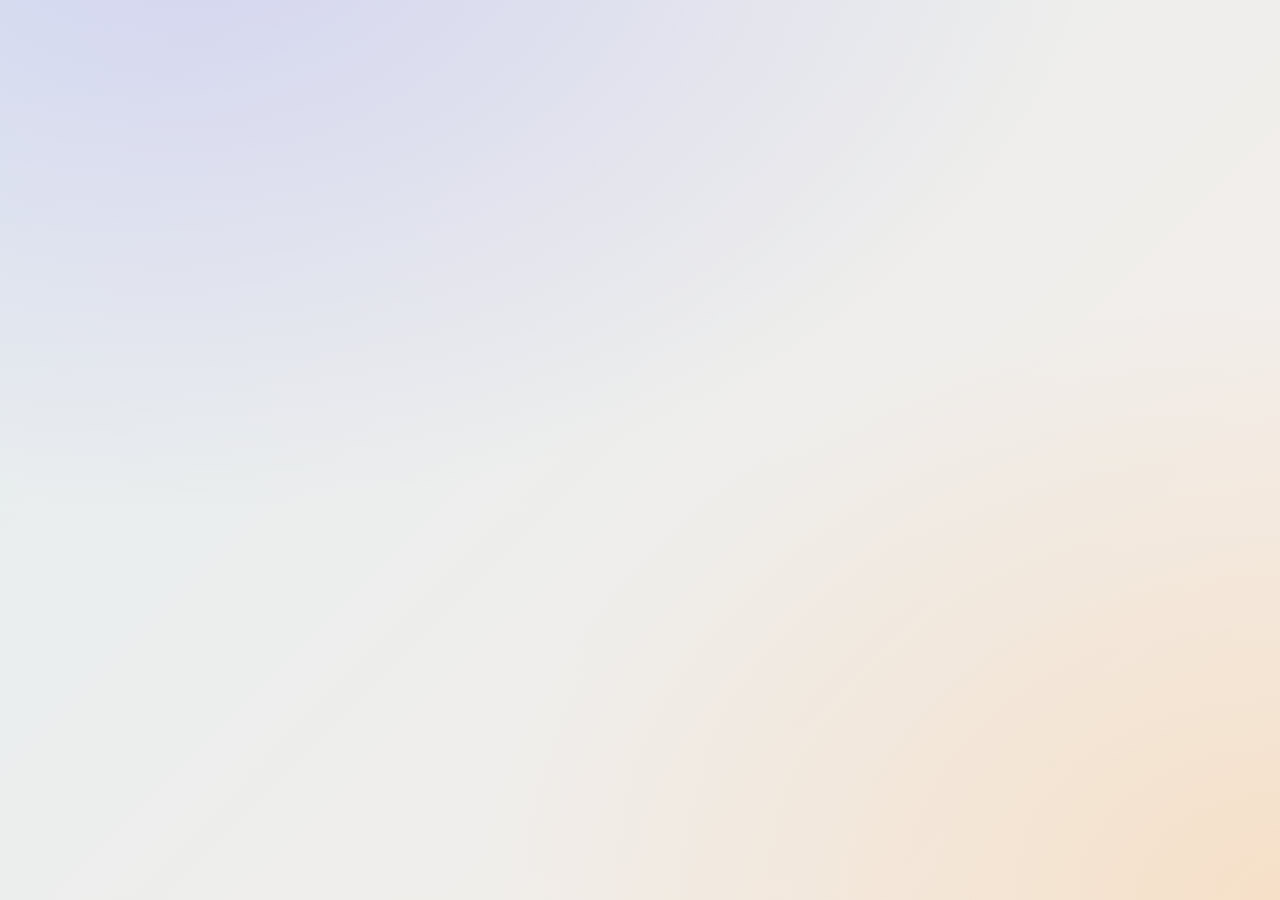
<file: index.html>
<!doctype html>
<html lang="en" data-theme="light">
<head>
<meta charset="utf-8">
<meta name="viewport" content="width=device-width,initial-scale=1">
<title>Easy Rewards</title>
<link rel="stylesheet" href="style.css">
</head>
<body>
<div id="app"></div>
<script src="app.js"></script>
</body>
</html>
</file>
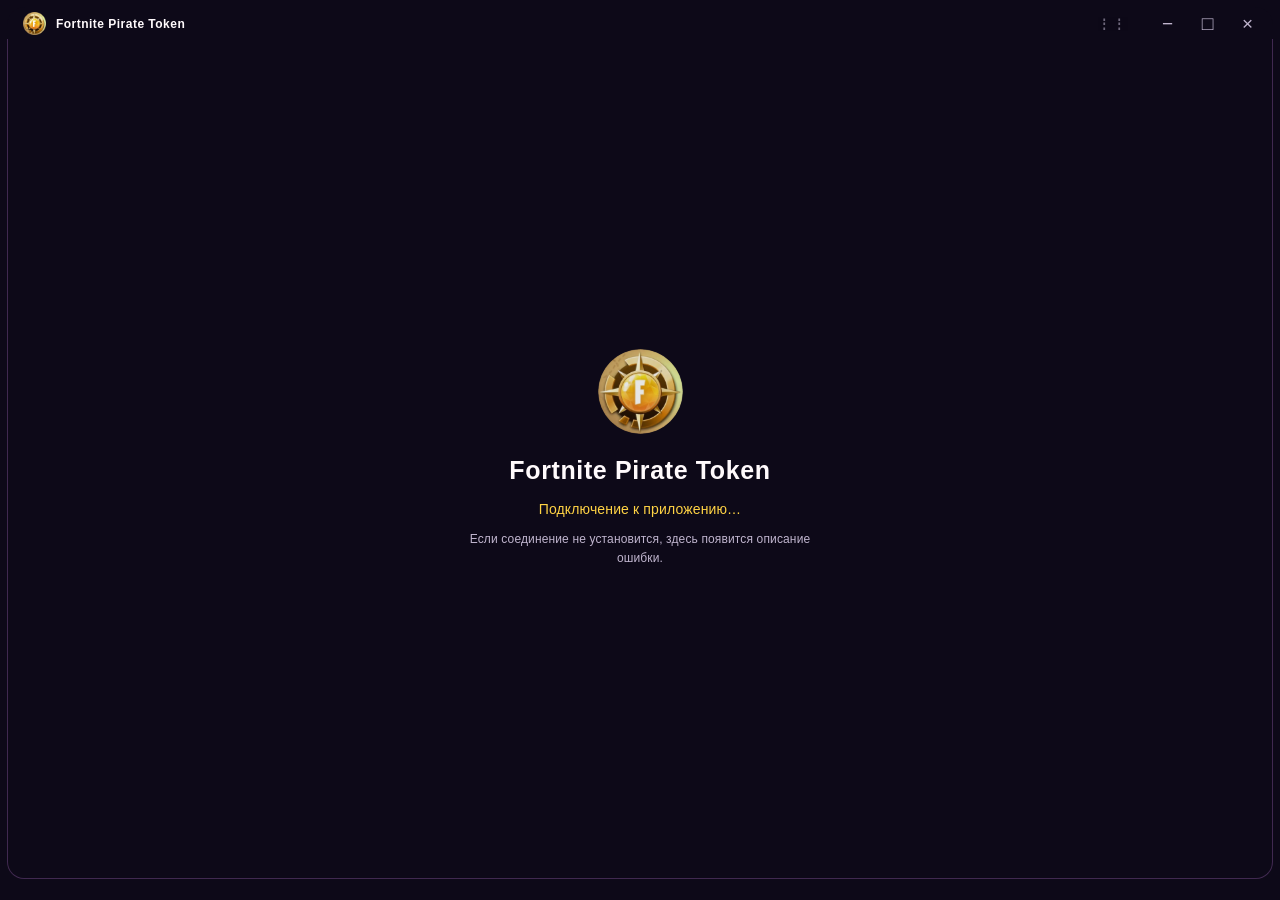
<file: ui/index.html>
<!doctype html>
<html lang="ru" data-theme="dark">
<head>
<meta charset="utf-8">
<meta name="viewport" content="width=device-width,initial-scale=1">
<title>Fortnite Pirate Token</title>
<meta name="theme-color" content="#0d0d0d">
<link rel="icon" type="image/png" href="pirate_token.png">
<link rel="stylesheet" href="style.css">
<link rel="stylesheet" href="gold_ui.css">
<link rel="stylesheet" href="skinpay.css">
<link rel="stylesheet" href="approved_v2.css">
</head>
<body>
<div id="window-bar" class="window-bar">
  <div class="window-drag pywebview-drag-region" title="Перетащить окно">
    <img src="pirate_token.png" alt="" class="window-logo">
    <span class="launcher-wordmark">Fortnite Pirate Token</span>
    <span class="window-drag-hint">⋮⋮</span>
  </div>
  <div class="window-actions">
    <button type="button" data-window="minimize" title="Свернуть" aria-label="Свернуть">−</button>
    <button type="button" data-window="maximize" title="Развернуть" aria-label="Развернуть">□</button>
    <button type="button" data-window="close" class="close" title="Закрыть" aria-label="Закрыть">×</button>
  </div>
</div>
<div id="app" aria-live="polite"><div id="boot-screen" class="boot-screen">
 <img src="pirate_token.png" alt="" class="boot-logo">
 <strong class="launcher-wordmark">Fortnite Pirate Token</strong><span>Подключение к приложению…</span>
 <small>Если соединение не установится, здесь появится описание ошибки.</small>
</div></div>
<script>
if (new URLSearchParams(location.search).has('mini')) document.body.classList.add('mini');
window.easyRewardsBootError = function(message) {
  var app = document.getElementById('app');
  if (!app || document.getElementById('running-interface')) return;
  var box = document.createElement('div');
  box.className = 'boot-screen boot-error';
  var title = document.createElement('strong'); title.textContent = 'Ошибка интерфейса';
  var desc = document.createElement('span'); desc.textContent = String(message || 'Неизвестная ошибка');
  var hint = document.createElement('small'); hint.textContent = 'Запусти run-classic.bat для резервного интерфейса или пришли этот текст ошибки.';
  box.append(title, desc, hint);
  app.replaceChildren(box);
};
window.addEventListener('error', function(e) {
  if (!document.getElementById('running-interface')) window.easyRewardsBootError(e.message || 'Ошибка загрузки JavaScript');
});
window.addEventListener('unhandledrejection', function(e) {
  if (!document.getElementById('running-interface')) window.easyRewardsBootError(e.reason && e.reason.message || e.reason || 'Ошибка Python API');
});
</script>
<script src="app.js"></script>
<script src="skinpay.js"></script>
<script src="gold_ui.js"></script>
</body>
</html>
</file>
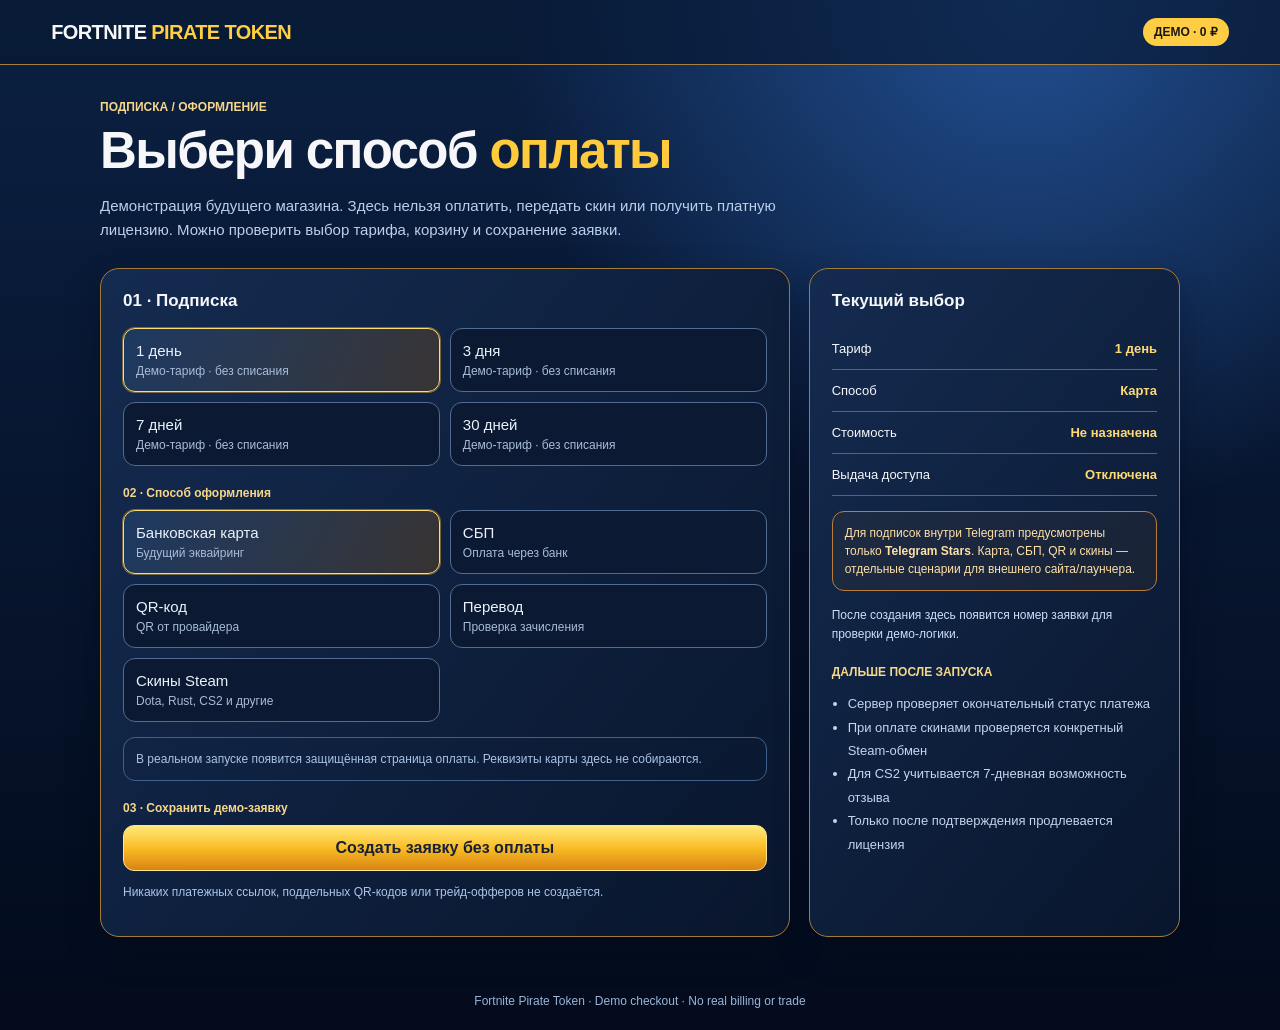
<file: merchant_service/demo_checkout.html>
<!doctype html><html lang="ru"><head><meta charset="utf-8"><meta name="viewport" content="width=device-width,initial-scale=1"><title>Fortnite Pirate Token — демо подписки</title>
<style>
:root{color-scheme:dark;font-family:Bahnschrift,'Segoe UI',Arial,sans-serif;background:#051123;color:#f7f7fa;font-size:15px}*{box-sizing:border-box}body{margin:0;min-height:100vh;background:radial-gradient(ellipse at 80% 0,#224f91 0,transparent 36%),linear-gradient(180deg,#0b2042,#030b1c)}header{display:flex;justify-content:space-between;align-items:center;padding:18px clamp(18px,4vw,65px);border-bottom:1px solid #a98041;background:#071831a8}.logo{font-size:20px;font-weight:900;letter-spacing:-.6px}.logo em{font-style:normal;color:#ffce45}.demo{font-size:12px;color:#1b1710;background:#ffcd43;border-radius:30px;font-weight:850;padding:7px 11px}.wrap{max-width:1120px;margin:35px auto;padding:0 20px}h1{font-size:clamp(30px,5vw,51px);line-height:1.07;letter-spacing:-1.6px;margin:9px 0}h1 span{color:#ffca3b}.lead{color:#bad0ea;font-size:15px;max-width:700px;line-height:1.6;margin-bottom:26px}.panels{display:grid;grid-template-columns:minmax(0,1.3fr) minmax(280px,.7fr);gap:19px}.panel{border:1px solid #a47c39;background:linear-gradient(130deg,#142b50,#09162d);padding:22px;border-radius:19px;box-shadow:0 15px 35px #02071455}h2{font-size:17px;margin:0 0 17px}.plans,.methods{display:grid;grid-template-columns:repeat(2,minmax(0,1fr));gap:10px}.choice{border:1px solid #526b91;background:#0b1a32;color:#ebf2fa;padding:13px 12px;text-align:left;border-radius:12px;cursor:pointer;font:inherit;min-height:64px}.choice span{display:block;font-size:12px;color:#a8bbd8;margin-top:5px}.choice.on{border-color:#ffdd6e;background:linear-gradient(115deg,#1d3961,#6c491f70);box-shadow:0 0 0 1px #ffbc2a70}.step{font-size:12px;color:#f6d789;font-weight:bold;margin:20px 0 10px}.hint,.warn{padding:12px;border:1px solid #40618b;border-radius:12px;color:#a9c3e5;line-height:1.5;font-size:12px;margin:15px 0}.warn{border-color:#ba7c38;background:#7750271d;color:#ffe0a7}.wide{width:100%;padding:13px;border:1px solid #fce68e;border-radius:11px;background:linear-gradient(#ffe879,#f9bd25,#d98413);color:#172036;font-size:16px;font-weight:900;cursor:pointer}.wide:disabled{opacity:.5}.sub{color:#abc5e9;font-size:12px;line-height:1.6}input,select{background:#0b1931;color:white;border:1px solid #49668b;border-radius:8px;padding:11px;width:100%;font:inherit}label{display:block;margin:7px 0 8px;color:#bdd1ec;font-size:12px}.line{display:grid;grid-template-columns:1.5fr 1fr auto;gap:8px;align-items:end}.secondary{background:#173d6d;border:1px solid #82a4ca;padding:11px 12px;border-radius:9px;color:white;cursor:pointer}.basket{font-size:12px;color:#ebd6a5;line-height:1.5;min-height:35px;white-space:pre-line}.kv{display:flex;justify-content:space-between;border-bottom:1px solid #526588;padding:13px 0;font-size:13px}.kv b{color:#ffda73}.order{font-size:12px;word-break:break-word;color:#cbdff7;line-height:1.65}.order strong{color:#ffda62}.order-id{font-family:Consolas,monospace;font-size:17px;color:#ffcf5c}footer{padding:22px 20px;color:#9ab4d8;font-size:12px;text-align:center}ul{padding-left:16px;line-height:1.8;color:#c4d5ee;font-size:13px}@media(max-width:760px){.panels{grid-template-columns:1fr}.plans,.methods{grid-template-columns:1fr 1fr}.line{grid-template-columns:1fr 1fr}.line button{grid-column:1/-1}}
</style></head><body>
<header><div class="logo">FORTNITE <em>PIRATE TOKEN</em></div><span class="demo">ДЕМО · 0 ₽</span></header>
<main class="wrap"><div class="step">ПОДПИСКА / ОФОРМЛЕНИЕ</div><h1>Выбери способ <span>оплаты</span></h1><p class="lead">Демонстрация будущего магазина. Здесь нельзя оплатить, передать скин или получить платную лицензию. Можно проверить выбор тарифа, корзину и сохранение заявки.</p>
<div class="panels"><section class="panel"><h2>01 · Подписка</h2><div class="plans" id="plans"><button class="choice on" data-plan="day">1 день<span>Демо-тариф · без списания</span></button><button class="choice" data-plan="three_days">3 дня<span>Демо-тариф · без списания</span></button><button class="choice" data-plan="week">7 дней<span>Демо-тариф · без списания</span></button><button class="choice" data-plan="month">30 дней<span>Демо-тариф · без списания</span></button></div>
<div class="step">02 · Способ оформления</div><div class="methods" id="methods"><button class="choice on" data-method="card">Банковская карта<span>Будущий эквайринг</span></button><button class="choice" data-method="sbp">СБП<span>Оплата через банк</span></button><button class="choice" data-method="qr">QR-код<span>QR от провайдера</span></button><button class="choice" data-method="bank_transfer">Перевод<span>Проверка зачисления</span></button><button class="choice" data-method="steam_items">Скины Steam<span>Dota, Rust, CS2 и другие</span></button></div>
<div class="hint" id="method-hint">В реальном запуске появится защищённая страница оплаты. Реквизиты карты здесь не собираются.</div>
<div id="skins" hidden><label>Игра</label><select id="game"><option value="dota2">Dota 2</option><option value="rust">Rust</option><option value="cs2">Counter-Strike 2 · 7 дней защиты обмена</option><option value="tf2">Team Fortress 2</option><option value="pubg">PUBG</option><option value="dst">Don't Starve Together</option><option value="naraka">NARAKA: BLADEPOINT</option></select><p class="warn">Предметы и их оценки вводятся вручную, не связаны с Steam и не являются ценой с рынка. Не отправляй реальные скины.</p><div class="line"><label>Название скина<input id="skinname" placeholder="Например, предмет Dota 2" maxlength="100"></label><label>Оценка ₽<input id="skinprice" type="number" placeholder="100" min="0.01" max="1000000" step="0.01"></label><button class="secondary" id="addskin">Добавить</button></div><div class="basket" id="basket"></div></div>
<div class="step">03 · Сохранить демо-заявку</div><button class="wide" id="create">Создать заявку без оплаты</button><p class="sub">Никаких платежных ссылок, поддельных QR-кодов или трейд-офферов не создаётся.</p></section>
<aside class="panel"><h2>Текущий выбор</h2><div class="kv"><span>Тариф</span><b id="chosen-plan">1 день</b></div><div class="kv"><span>Способ</span><b id="chosen-method">Карта</b></div><div class="kv"><span>Стоимость</span><b>Не назначена</b></div><div class="kv"><span>Выдача доступа</span><b>Отключена</b></div><p class="warn">Для подписок внутри Telegram предусмотрены только <strong>Telegram Stars</strong>. Карта, СБП, QR и скины — отдельные сценарии для внешнего сайта/лаунчера.</p><div id="order" class="order">После создания здесь появится номер заявки для проверки демо-логики.</div><div class="step">ДАЛЬШЕ ПОСЛЕ ЗАПУСКА</div><ul><li>Сервер проверяет окончательный статус платежа</li><li>При оплате скинами проверяется конкретный Steam-обмен</li><li>Для CS2 учитывается 7-дневная возможность отзыва</li><li>Только после подтверждения продлевается лицензия</li></ul></aside></div></main><footer>Fortnite Pirate Token · Demo checkout · No real billing or trade</footer>
<script src="demo_checkout.js"></script></body></html>
</file>
<file: style.css>
:root{--bg1:#e4edf0;--bg2:#f7eee8;--ink:#2b2a3a;--mute:#7b7a8e;--card:rgba(255,255,255,.62);--line:rgba(60,50,90,.10);
--acc:#f0ad55;--acc2:#8f7cf0;--ok:#4cbf8b;--bad:#e8706a;--shadow:0 10px 30px rgba(90,80,130,.12);--field:rgba(255,255,255,.7)}
:root[data-theme=dark]{--bg1:#14111d;--bg2:#1c1731;--ink:#eeeaf8;--mute:#9a95b3;--card:rgba(255,255,255,.055);--line:rgba(255,255,255,.09);
--acc:#f6c177;--acc2:#9b8cff;--shadow:0 10px 34px rgba(0,0,0,.35);--field:rgba(255,255,255,.07)}
*{box-sizing:border-box}
html,body{margin:0;height:100%}
body{font:14px/1.45 "Segoe UI",system-ui,sans-serif;color:var(--ink);background:radial-gradient(900px 600px at 15% -10%,color-mix(in srgb,var(--acc2) 22%,transparent),transparent),radial-gradient(800px 600px at 100% 100%,color-mix(in srgb,var(--acc) 22%,transparent),transparent),linear-gradient(135deg,var(--bg1),var(--bg2));background-attachment:fixed}
button,input,select{font:inherit;color:inherit}
#app{display:flex;height:100vh}
.rail{width:190px;padding:18px 12px;display:flex;flex-direction:column;gap:4px;border-right:1px solid var(--line);background:var(--card);backdrop-filter:blur(18px)}
.brand{display:flex;align-items:center;gap:10px;padding:2px 8px 16px;font-weight:700;font-size:16px}
.brand img{width:34px;height:34px;border-radius:10px}
.nav{display:flex;align-items:center;gap:10px;padding:10px 12px;border:0;background:none;border-radius:12px;cursor:pointer;text-align:left;color:var(--mute);transition:.2s}
.nav:hover{background:var(--field);color:var(--ink)}
.nav.on{background:linear-gradient(135deg,color-mix(in srgb,var(--acc) 30%,transparent),color-mix(in srgb,var(--acc2) 26%,transparent));color:var(--ink);font-weight:600;box-shadow:0 0 0 1px var(--line)}
.nav i{font-style:normal;width:18px;text-align:center}
.ver{margin-top:auto;font-size:12px;color:var(--mute);padding:8px}
.main{flex:1;display:flex;flex-direction:column;min-width:0}
.top{display:flex;align-items:center;gap:12px;padding:14px 26px}
.top h1{font-size:20px;margin:0;flex:1}
.top p{margin:0;color:var(--mute);font-size:13px}
.badge{padding:5px 12px;border-radius:99px;background:var(--card);border:1px solid var(--line);font-size:12px;color:var(--mute)}
.seg{display:inline-flex;padding:3px;border-radius:99px;background:var(--field);border:1px solid var(--line)}
.seg button{border:0;background:none;padding:4px 11px;border-radius:99px;cursor:pointer;font-size:12px;color:var(--mute)}
.seg button.on{background:var(--acc);color:#2b2a3a;font-weight:700}
.icon{width:34px;height:34px;border-radius:50%;border:1px solid var(--line);background:var(--card);cursor:pointer}
.page{padding:0 26px 26px;overflow:auto;flex:1}
.grid{display:grid;gap:16px}
.g2{grid-template-columns:1.15fr 1fr}.g3{grid-template-columns:repeat(3,1fr)}.g4{grid-template-columns:repeat(4,1fr)}
@media(max-width:980px){.g2,.g3,.g4{grid-template-columns:1fr 1fr}.rail{width:70px}.nav span,.brand span,.ver{display:none}}
.card{background:var(--card);border:1px solid var(--line);border-radius:20px;padding:18px;box-shadow:var(--shadow);backdrop-filter:blur(18px)}
.card h3{margin:0 0 10px;font-size:14px;color:var(--mute);font-weight:600;letter-spacing:.02em}
.hero{display:flex;align-items:center;gap:26px}
.ring{width:132px;height:132px;border-radius:50%;padding:5px;flex:none;background:conic-gradient(from 200deg,var(--acc),var(--acc2),var(--acc));box-shadow:0 0 32px color-mix(in srgb,var(--acc) 45%,transparent)}
.ring.run{animation:spin 6s linear infinite;box-shadow:0 0 42px color-mix(in srgb,var(--acc2) 55%,transparent)}
@keyframes spin{to{filter:hue-rotate(40deg)}}
.ring button{width:100%;height:100%;border-radius:50%;border:0;cursor:pointer;background:var(--bg1);font-size:19px;font-weight:700;color:var(--ink)}
.pill{display:inline-flex;align-items:center;gap:8px;padding:6px 14px;border-radius:99px;border:1.5px solid transparent;background:linear-gradient(var(--bg1),var(--bg1)) padding-box,linear-gradient(120deg,var(--acc),var(--acc2),var(--ok)) border-box;font-size:13px}
.dot{width:8px;height:8px;border-radius:50%;background:var(--mute)}.dot.on{background:var(--ok);box-shadow:0 0 8px var(--ok)}
.row{display:flex;gap:10px;align-items:center;flex-wrap:wrap}
.btn{padding:8px 16px;border-radius:12px;border:1px solid var(--line);background:var(--field);cursor:pointer;transition:.15s}
.btn:hover{transform:translateY(-1px);border-color:var(--acc)}
.btn.pri{background:linear-gradient(135deg,var(--acc),color-mix(in srgb,var(--acc) 60%,var(--acc2)));color:#2b2a3a;font-weight:700;border:0}
.btn.sm{padding:4px 11px;font-size:12px}.btn.warn:hover{border-color:var(--bad);color:var(--bad)}
.stat b{display:block;font-size:26px}.stat span{color:var(--mute);font-size:12px}
.bars{display:flex;align-items:flex-end;gap:8px;height:84px}
.bars div{flex:1;border-radius:8px 8px 3px 3px;background:linear-gradient(var(--acc2),var(--acc));min-height:4px;opacity:.9}
.log{font:12px ui-monospace,Consolas,monospace;color:var(--mute);max-height:150px;overflow:auto}
.field{display:flex;align-items:center;justify-content:space-between;gap:14px;padding:9px 0;border-bottom:1px solid var(--line)}
.field:last-child{border:0}
.field input[type=text],.field input[type=number],.field input[type=url],.field input[type=datetime-local],.field select,.in{background:var(--field);border:1px solid var(--line);border-radius:10px;padding:6px 10px;min-width:0;width:190px;outline:none}
.in{width:100%}.in:focus,.field input:focus{border-color:var(--acc)}
input[type=range]{accent-color:var(--acc);width:170px}
.tog{width:44px;height:25px;border-radius:99px;background:var(--field);border:1px solid var(--line);position:relative;cursor:pointer;flex:none;transition:.2s}
.tog::after{content:"";position:absolute;top:2px;left:2px;width:19px;height:19px;border-radius:50%;background:var(--mute);transition:.2s}
.tog.on{background:color-mix(in srgb,var(--acc) 50%,transparent);box-shadow:0 0 14px color-mix(in srgb,var(--acc) 55%,transparent)}
.tog.on::after{left:21px;background:var(--acc)}
.cnt{display:flex;flex-direction:column;gap:10px}
.cnt .val{font-size:38px;font-weight:700;line-height:1}
.prog{height:7px;border-radius:9px;background:var(--field);overflow:hidden}.prog i{display:block;height:100%;background:linear-gradient(90deg,var(--acc2),var(--acc));border-radius:9px}
.mute{color:var(--mute);font-size:12px}
.prize{display:flex;align-items:center;gap:10px;padding:8px 4px;border-bottom:1px solid var(--line)}
.prize.found span{text-decoration:line-through;color:var(--mute)}.prize span{flex:1}
.chk{width:20px;height:20px;border-radius:7px;border:1.5px solid var(--mute);cursor:pointer;display:grid;place-items:center;flex:none;font-size:12px}
.chk.on{background:var(--ok);border-color:var(--ok);color:#fff}
.tpl{display:flex;gap:14px;align-items:center;padding:10px 0;border-bottom:1px solid var(--line)}
.tpl img{max-width:120px;max-height:54px;border-radius:8px;border:1px solid var(--line);background:#000}
.role{padding:2px 10px;border-radius:99px;font-size:11px;background:var(--field);border:1px solid var(--line)}
.step{display:flex;gap:14px}.step .n{width:34px;height:34px;border-radius:50%;flex:none;display:grid;place-items:center;font-weight:700;background:linear-gradient(135deg,var(--acc),var(--acc2));color:#2b2a3a}
.step h4{margin:0 0 3px}.step p{margin:0 0 8px;color:var(--mute)}
details{padding:10px 0;border-bottom:1px solid var(--line)}summary{cursor:pointer;font-weight:600}details p{color:var(--mute);margin:8px 0 0}
.warnbox{padding:12px 14px;border-radius:14px;background:color-mix(in srgb,var(--bad) 14%,transparent);border:1px solid color-mix(in srgb,var(--bad) 35%,transparent);font-size:13px}
.todo{display:flex;gap:10px;align-items:center;padding:5px 0}
.overlay{position:fixed;inset:0;background:rgba(10,8,20,.7);z-index:9;display:flex;flex-direction:column;align-items:center;justify-content:center;gap:12px;padding:20px}
.shot{position:relative;max-width:92vw;max-height:70vh;cursor:crosshair;user-select:none}
.shot img{display:block;max-width:92vw;max-height:70vh;border-radius:10px}
.sel{position:absolute;border:2px solid var(--acc);background:rgba(246,193,119,.18);pointer-events:none}
.toast{position:fixed;bottom:22px;left:50%;transform:translateX(-50%);padding:9px 18px;border-radius:99px;background:var(--ink);color:var(--bg1);z-index:20;font-size:13px}
body.mini{background:var(--bg1)}body.mini #app{display:block}
.minibox{padding:10px;display:flex;flex-direction:column;gap:8px}
.minirow{display:flex;align-items:center;gap:8px;justify-content:space-between}
.minirow b{font-size:20px}
</file>
<file: ui/style.css>
/* Easy Rewards / Gold Edition. Pure CSS; no remote fonts or tracking assets. */
:root{color-scheme:dark;--bg1:#0c0d10;--bg2:#121316;--ink:#f2f0ec;--mute:#9f9b94;--card:#17191c;--line:rgba(207,179,119,.15);--acc:#c9aa72;--acc2:#8a7049;--ok:#a3bba1;--bad:#d48f84;--shadow:0 16px 38px rgba(0,0,0,.22);--field:#202125;--panel:#0d0e11;--accent-ink:#241a0d}
:root[data-theme=light]{color-scheme:light;--bg1:#f5f2eb;--bg2:#eae5dc;--ink:#27251f;--mute:#6f6a60;--card:#fffdf9;--line:rgba(131,99,52,.19);--acc:#b28c52;--acc2:#d6b981;--ok:#648c72;--bad:#b65c54;--shadow:0 14px 30px rgba(76,65,46,.08);--field:#f1ece4;--panel:#f5f2ed;--accent-ink:#1d160c}
*{box-sizing:border-box}
html,body{margin:0;width:100%;height:100%;}
body{font:14px/1.5 "Bahnschrift", "Segoe UI Variable", "Segoe UI",sans-serif;letter-spacing:.01em;color:var(--ink);background:radial-gradient(700px 360px at 70% -28%,rgba(190,149,78,.065),transparent),linear-gradient(136deg,var(--bg1),var(--bg2));background-attachment:fixed}
button,input,select{font:inherit;color:inherit}
button{touch-action:manipulation}
button:focus-visible,input:focus-visible,select:focus-visible{outline:2px solid var(--acc);outline-offset:3px}
#app{display:flex;height:100vh;min-height:500px;overflow:hidden}
.rail{width:231px;flex:none;padding:26px 14px 16px;display:flex;flex-direction:column;gap:6px;border-right:1px solid var(--line);background:linear-gradient(155deg,#17191c,var(--panel) 67%);box-shadow:inset -1px 0 rgba(255,255,255,.02)}
:root[data-theme=light] .rail{background:linear-gradient(155deg,#f0ebe1,var(--panel))}
.brand{display:flex;align-items:center;gap:12px;margin:0 0 37px;padding:0 10px;font-size:16px;font-weight:700;line-height:1.04;white-space:nowrap;letter-spacing:.025em}
.brand img{height:43px;width:43px;border-radius:12px;box-shadow:0 4px 24px rgba(188,150,81,.17);flex:none}
.brand b{font-size:17px;font-weight:750}
.brand em{font-size:17px;font-style:normal;color:var(--acc);font-weight:750}
.brand small{display:block;margin-top:7px;font-size:9px;font-weight:600;letter-spacing:.23em;color:var(--mute)}
.nav{width:100%;display:flex;align-items:center;gap:14px;padding:12px 14px;border:1px solid transparent;border-radius:14px;color:var(--mute);background:transparent;cursor:pointer;text-align:left;transition:background .18s,border-color .18s,color .18s}
.nav:hover{color:var(--ink);background:rgba(194,154,91,.06)}
.nav.on{color:var(--ink);background:linear-gradient(100deg,rgba(190,152,92,.16),rgba(190,152,92,.035));border-color:rgba(201,170,114,.22);font-weight:650}
.nav i{font-style:normal;width:21px;text-align:center;color:var(--acc);font-size:20px;line-height:1}
.nav span{font-size:13px}
.ver{margin-top:auto;padding:13px 12px 0;color:var(--mute);font-size:11px;letter-spacing:.08em;border-top:1px solid var(--line)}
.main{flex:1;display:flex;flex-direction:column;min-width:0;min-height:0}
.top{display:flex;align-items:center;gap:12px;padding:25px 36px 22px;border-bottom:1px solid var(--line);background:rgba(255,255,255,.015)}
.top-label{font-size:10px;letter-spacing:.19em;color:var(--mute);font-weight:700;white-space:nowrap}
.top-slash{padding:0 6px;color:var(--acc)}
.top h1{font-size:16px;font-weight:650;margin:0;flex:1;padding-left:17px;border-left:1px solid var(--line)}
.badge{padding:6px 12px;border-radius:99px;background:var(--field);border:1px solid var(--line);font-size:11px;color:var(--mute)}
.seg{display:inline-flex;padding:3px;border-radius:12px;background:var(--field);border:1px solid var(--line)}
.seg button{border:0;background:none;padding:5px 10px;border-radius:9px;cursor:pointer;font-size:11px;color:var(--mute)}
.seg button.on{background:var(--acc);color:var(--accent-ink);font-weight:750}
.icon{width:33px;height:33px;border-radius:11px;background:var(--card);border:1px solid var(--line);cursor:pointer;font-size:17px}
.icon:hover{border-color:var(--acc);color:var(--acc)}
.page{padding:28px 36px 38px;overflow:auto;flex:1;scrollbar-color:#5a4b36 transparent;scrollbar-width:thin}
.intro{margin-bottom:23px}
.eyebrow,.hero-eyebrow{color:var(--acc);font-size:10px;letter-spacing:.23em;font-weight:750;text-transform:uppercase}
.intro-head{display:flex;align-items:center;gap:22px;margin-top:6px;font-size:29px;line-height:1.2;font-weight:750;letter-spacing:-.02em}
.intro-line{width:70px;height:1px;background:linear-gradient(90deg,var(--acc),transparent)}
.grid{display:grid;gap:17px}
.g2{grid-template-columns:minmax(0,1.1fr) minmax(0,1fr)}
.g3{grid-template-columns:repeat(3,minmax(0,1fr))}
.g4{grid-template-columns:repeat(4,minmax(0,1fr))}
.card{min-width:0;background:linear-gradient(155deg,rgba(255,255,255,.016),transparent 75%),var(--card);border:1px solid var(--line);border-radius:23px;padding:22px;box-shadow:var(--shadow);position:relative}
.card h3{margin:0 0 14px;font-size:11px;letter-spacing:.13em;color:var(--mute);font-weight:750;text-transform:uppercase}
.hero{display:flex;align-items:center;gap:22px;min-height:233px;padding:43px 24px 28px}
.hero-eyebrow{position:absolute;top:20px;left:24px;color:var(--mute);font-size:10px}
.ring{flex:none;width:151px;height:151px;padding:5px;border-radius:28px;background:conic-gradient(from 0deg,#8a7049,#f0d49b,#a47e49,#d1af78,#8a7049);box-shadow:0 0 0 1px rgba(225,187,115,.1),0 0 43px rgba(188,152,82,.13)}
.ring.run{box-shadow:0 0 0 1px rgba(225,187,115,.18),0 0 35px rgba(188,152,82,.24)}
.ring button{width:100%;height:100%;border-radius:23px;border:6px solid var(--card);cursor:pointer;background:radial-gradient(circle at 50% 30%,#26221b,#0b0d10 75%);font-size:19px;font-weight:750;color:#e5d4b7;letter-spacing:.02em}
.ring button:hover{color:#fff0d3;background:radial-gradient(circle at 50% 30%,#393024,#111213 78%)}
.pill{display:inline-flex;align-items:center;gap:10px;padding:7px 12px;border-radius:13px;border:1px solid var(--line);background:var(--field);font-size:12px;color:var(--ink)}
.dot{width:8px;height:8px;border-radius:50%;background:var(--mute)}
.dot.on{background:var(--ok);box-shadow:0 0 0 4px rgba(151,184,148,.08)}
.row{display:flex;gap:10px;align-items:center;flex-wrap:wrap}
.btn{padding:9px 17px;border-radius:12px;border:1px solid var(--line);background:var(--field);cursor:pointer;transition:border-color .15s,transform .15s,background .15s}
.btn:hover{transform:translateY(-1px);border-color:var(--acc);background:rgba(201,170,114,.10)}
.btn.pri{background:linear-gradient(135deg,#ecd2a2,var(--acc) 45%,#ae874b);color:var(--accent-ink);font-weight:750;border-color:transparent;box-shadow:inset 0 1px rgba(255,255,255,.25)}
.btn.pri:hover{background:linear-gradient(135deg,#f4dcab,#c9a66e)}
.btn.sm{padding:6px 12px;font-size:12px}
.btn.warn:hover{color:var(--bad);border-color:var(--bad)}
.stats-card{min-height:233px}
.stat{padding:7px 0 9px;border-top:1px solid var(--line)}
.stat b{display:block;font-size:23px;line-height:1.6;font-weight:700;font-variant-numeric:tabular-nums;letter-spacing:-.03em}
.stat span{color:var(--mute);font-size:11px}
.bars{display:flex;align-items:flex-end;gap:8px;height:62px}
.bars div{flex:1;min-height:4px;border-radius:7px 7px 2px 2px;background:linear-gradient(#d3b17a,#806642);opacity:.85}
.reward-card{min-height:210px;overflow:hidden}
.reward-art{position:absolute;top:-42px;right:15px;font-size:160px;line-height:1;color:var(--acc);opacity:.09;pointer-events:none}
.reward-numbers{display:flex;gap:40px;padding-top:18px}
.reward-numbers>div{display:flex;flex-direction:column;gap:7px}
.reward-numbers span{font-size:10px;letter-spacing:.17em;color:var(--mute)}
.reward-numbers strong{font-size:42px;line-height:1;color:var(--acc);font-variant-numeric:tabular-nums;font-weight:650}
.reward-card .mute{max-width:360px;line-height:1.5;margin:18px 0 11px}
.log{font:12px/1.8 ui-monospace,Consolas,monospace;color:var(--mute);max-height:150px;overflow:auto}
.field{display:flex;align-items:center;justify-content:space-between;gap:13px;padding:12px 0;border-bottom:1px solid var(--line)}
.field:last-child{border:0}
.field>span{max-width:52%}
.field input[type=text],.field input[type=number],.field input[type=url],.field input[type=datetime-local],.field select,.in{background:var(--field);border:1px solid var(--line);border-radius:11px;padding:8px 11px;min-width:0;width:190px;outline:none}
.in{width:100%}
.in:focus,.field input:focus,.field select:focus{border-color:var(--acc)}
input[type=range]{accent-color:var(--acc);width:170px}
.tog{width:45px;height:26px;border-radius:99px;background:var(--field);border:1px solid var(--line);position:relative;cursor:pointer;flex:none;transition:.2s}
.tog::after{content:"";position:absolute;top:3px;left:3px;width:18px;height:18px;border-radius:50%;background:var(--mute);transition:.2s}
.tog.on{background:rgba(201,170,114,.17);border-color:var(--acc)}
.tog.on::after{left:22px;background:var(--acc)}
.cnt{display:flex;flex-direction:column;gap:10px}
.cnt .val{font-size:38px;font-weight:750;line-height:1}
.prog{height:7px;border-radius:9px;background:var(--field);overflow:hidden}
.prog i{display:block;height:100%;background:linear-gradient(90deg,var(--acc2),var(--acc));border-radius:9px}
.mute{color:var(--mute);font-size:12px}
.prize{display:flex;align-items:center;gap:10px;padding:9px 3px;border-bottom:1px solid var(--line)}
.prize span{flex:1}
.prize.found span{text-decoration:line-through;color:var(--mute)}
.chk{width:20px;height:20px;border-radius:7px;border:1.5px solid var(--mute);cursor:pointer;display:grid;place-items:center;flex:none;font-size:12px}
.chk.on{background:var(--ok);border-color:var(--ok);color:var(--accent-ink)}
.tpl{display:flex;gap:14px;align-items:center;padding:11px 0;border-bottom:1px solid var(--line)}
.tpl img{max-width:120px;max-height:54px;border-radius:8px;border:1px solid var(--line);background:#000}
.role{padding:3px 10px;border-radius:99px;font-size:11px;background:var(--field);border:1px solid var(--line);white-space:nowrap}
.step{display:flex;gap:14px}
.step .n{width:34px;height:34px;border-radius:50%;flex:none;display:grid;place-items:center;font-weight:750;background:linear-gradient(135deg,#ead3a3,var(--acc));color:var(--accent-ink)}
.step h4{margin:0 0 3px}.step p{margin:0 0 8px;color:var(--mute)}
details{padding:10px 0;border-bottom:1px solid var(--line)}
summary{cursor:pointer;font-weight:600}
details p{color:var(--mute);margin:8px 0 0}
.warnbox{padding:12px 14px;border-radius:14px;background:rgba(167,112,90,.1);border:1px solid rgba(167,112,90,.25);font-size:13px}
.todo{display:flex;gap:10px;align-items:center;padding:5px 0}
.overlay{position:fixed;inset:0;background:rgba(5,6,9,.90);z-index:9;display:flex;flex-direction:column;align-items:center;justify-content:center;gap:12px;padding:20px}
.shot{position:relative;max-width:92vw;max-height:70vh;cursor:crosshair;user-select:none}
.shot img{display:block;max-width:92vw;max-height:70vh;border-radius:12px}
.sel{position:absolute;border:2px solid var(--acc);background:rgba(201,170,114,.16);pointer-events:none}
.toast{position:fixed;bottom:24px;left:50%;transform:translateX(-50%);padding:9px 18px;border-radius:99px;background:var(--acc);color:var(--accent-ink);z-index:20;font-size:13px;box-shadow:var(--shadow)}
body.mini{background:var(--bg1)}body.mini #app{display:block}
.minibox{padding:14px;display:flex;flex-direction:column;gap:11px}
.minirow{display:flex;align-items:center;gap:8px;justify-content:space-between}
.minirow b{font-size:20px;color:var(--acc)}
@media(max-width:1150px){.g2.home-grid{grid-template-columns:1fr}.g2{grid-template-columns:1fr 1fr}.rail{width:192px}.top{padding:20px 23px}.page{padding:23px}.brand b,.brand em{font-size:15px}}
@media(max-width:850px){.rail{width:73px;padding:20px 10px}.brand{padding:0;margin-bottom:25px}.brand img{width:42px;height:42px}.brand span,.nav span,.ver{display:none}.nav{justify-content:center;padding:14px 8px}.nav i{font-size:22px}.top-label,.top .badge{display:none}.top h1{border:0;padding-left:0}.g2,.g3,.g4{grid-template-columns:1fr 1fr}.page{padding:18px}.top{padding:17px 18px}}
@media(max-width:580px){.g2,.g3,.g4{grid-template-columns:1fr}.hero{flex-direction:column}.top{gap:6px}.top h1{font-size:14px}.page{padding:13px}.card{padding:16px}.intro-head{font-size:22px}.reward-numbers{gap:20px}}
@media(prefers-reduced-motion:reduce){*,*::before,*::after{transition:none!important;animation:none!important}}

/* Gold Edition 1.2.2: faux-rounded frameless shell for Windows 10.
   Per-pixel transparency is unsupported by pywebview on Windows; only the
   inner shell corners are rounded. */
body{background:#08090b}
.window-bar{height:46px;margin:7px 7px 0;display:flex;align-items:center;justify-content:space-between;background:var(--panel);border:1px solid var(--line);border-bottom:0;border-radius:17px 17px 0 0;color:var(--ink);overflow:hidden}
.window-drag{height:100%;min-width:0;flex:1;display:flex;align-items:center;gap:10px;padding:0 15px;cursor:move;user-select:none;font-size:12px;font-weight:720;letter-spacing:.04em}
.window-logo{height:23px;width:23px;flex:none}
.window-edition{margin-left:10px;color:var(--acc);font-size:10px;letter-spacing:.16em}
.window-drag-hint{margin-left:auto;color:var(--mute);opacity:.55;letter-spacing:.25em}
.window-actions{height:100%;display:flex;align-items:stretch;padding:4px 6px;gap:3px}
.window-actions button{border:0;width:37px;border-radius:9px;background:transparent;cursor:pointer;font:19px/1 'Segoe UI',sans-serif;color:var(--mute)}
.window-actions button:hover{background:var(--field);color:var(--ink)}
.window-actions button.close:hover{background:#8b3535;color:#fff}
#app{height:calc(100vh - 60px);min-height:0;margin:0 7px 7px;border:1px solid var(--line);border-top:0;border-radius:0 0 17px 17px;background:radial-gradient(680px 350px at 70% -20%,rgba(196,163,104,.065),transparent),linear-gradient(136deg,var(--bg1),var(--bg2))}
.rail{border-bottom-left-radius:16px}
.main{border-bottom-right-radius:16px;overflow:hidden}
.boot-screen{width:100%;height:100%;display:flex;flex-direction:column;gap:10px;align-items:center;justify-content:center;color:var(--ink);padding:28px;text-align:center}
.boot-screen strong{font-size:25px;letter-spacing:.025em}
.boot-screen>span{font-size:14px;color:var(--acc);overflow-wrap:anywhere;max-width:75ch}
.boot-screen small{font-size:12px;color:var(--mute);max-width:55ch;line-height:1.6}
.boot-logo{width:85px;height:85px;margin-bottom:8px;opacity:.9}
.boot-error>span{color:var(--bad)}
body.mini .window-bar{display:none}
body.mini #app{height:100vh;min-height:0;width:100%;margin:0;border:0;border-radius:0}
@media(max-width:690px){.window-drag-hint{display:none}.window-edition{font-size:9px}}

/* Clear run/focus diagnostics instead of a silent "nothing happens" state. */
.focus-card{min-height:182px}
.focus-line{display:flex;gap:12px;justify-content:space-between;border-top:1px solid var(--line);padding:9px 0;font-size:12px}
.focus-line span{color:var(--mute)}.focus-line b{max-width:63%;font-weight:600;overflow-wrap:anywhere;text-align:right}
.focus-line .good{color:var(--ok)}.focus-warn{color:var(--bad);font-size:12px;margin:12px 0 0;line-height:1.6}
.focus-warn:empty{display:none}

/* v1.2.4 branding, notification and custom luck controls */
.brand img, .window-logo, .boot-logo { object-fit: cover; border-radius:50%; }
.seg button { display:inline-flex; gap:5px; align-items:center; white-space:nowrap; }
.lang-full {flex-wrap:wrap;}
.lang-full button {padding:6px 8px;}
.luck-inputs {display:flex;flex-wrap:wrap;align-items:end;gap:14px;margin:9px 0;}
.luck-inputs label {display:flex;flex-direction:column;gap:8px;color:var(--muted);font-size:12px;}
.luck-inputs input {width:132px;}
.luck-factor {display:flex;align-items:center;gap:6px;color:#d5b47a;font-weight:700;}
.luck-factor input {width:94px;}
.reward-art img {width:100px;height:100px;border-radius:50%;opacity:.55;}
.update-banner {display:flex;align-items:center;gap:10px;padding:13px 18px;margin:12px 18px 0;border:1px solid #6f5937;border-radius:14px;background:#252014;}
.update-banner>div {flex:1;display:flex;flex-direction:column;gap:5px;}
.update-banner b {color:#edd6ad;}
.update-banner span {color:#c7b9a2;font-size:12px;}
.update-channel {padding:10px;border-radius:10px;background:#1a1917;color:#e2c691;word-break:break-word;}
@media(max-width:970px) {.update-banner {flex-wrap:wrap}.top .seg button span{display:none}}


/* v1.2.4 compact session controls. Buttons intentionally not oversized. */
.home-topline{display:flex;justify-content:space-between;align-items:center;gap:20px;margin-bottom:20px}
.home-top-panels{display:flex;gap:10px;align-items:center;flex-wrap:wrap;justify-content:flex-end}
.session-head{border:1px solid var(--line);background:var(--card);border-radius:14px;padding:6px 12px;display:flex;align-items:center;gap:12px;flex-wrap:wrap;font-size:12px;color:var(--mute)}
.session-head .pill{white-space:nowrap;color:var(--ink)}
.compact-controller{min-height:222px;display:flex;flex-direction:column;gap:13px}
.control-buttons{display:grid;grid-template-columns:112px minmax(80px,1fr) minmax(80px,1fr);gap:9px;align-items:stretch}
.start-square{aspect-ratio:1;border-radius:18px;background:linear-gradient(145deg,#d9bc86,#a17c42);color:#181511;border:1px solid #e7d1a7;box-shadow:inset 0 2px rgba(255,255,255,.24);cursor:pointer;display:flex;align-items:center;justify-content:center;flex-direction:column;gap:7px;font-size:12px;font-weight:700}
.start-square span{font-size:20px}.start-square:hover:not(:disabled){filter:brightness(1.08)}
.start-square:disabled,.control-buttons .btn:disabled{opacity:.42;cursor:not-allowed;transform:none}
.control-buttons .btn{font-size:14px;min-width:0;padding:8px}
.control-footer{border-top:1px solid var(--line);padding-top:12px;display:flex;justify-content:space-between;align-items:center;flex-wrap:wrap;gap:8px}
.control-footer small,.history-title small{color:var(--mute);font-size:11px}
.history-title{display:flex;align-items:center;justify-content:space-between;gap:10px;margin-top:16px}
.history-title h3{margin:0 0 8px}.history-title small{text-align:right;max-width:230px}
@media(max-width:1000px){.home-topline{align-items:flex-start;flex-direction:column}.home-top-panels{justify-content:flex-start}}
@media(max-width:540px){.control-buttons{grid-template-columns:95px 1fr 1fr}.start-square{border-radius:14px}.control-footer{align-items:flex-start}.history-title{flex-direction:column;align-items:flex-start}}
/* Keep the four session statistics readable in 1180px Windows windows. */
.stats-card .stat b{font-size:18px;white-space:nowrap;letter-spacing:-.045em}
.stats-card .g4{gap:7px}

/* v1.3.2 / subscriptions preview */
.sub-remaining{font-size:36px;line-height:1.25;color:var(--acc);font-weight:700;margin:14px 0 3px}
.subs-grid .card{min-height:165px;display:flex;flex-direction:column;gap:12px}
.subs-grid .card h3{margin:0;font-size:19px}
.subs-grid .card .row{margin-top:auto}
.subs-grid button[disabled]{cursor:not-allowed;opacity:.48}
</file>
<file: ui/gold_ui.css>
/* Fortnite Pirate Token — gold theme.
   Gold/amber only: no violet. Pure CSS, no remote dependencies. */
:root{--bg1:#080a0d;--bg2:#0e1114;--ink:#f8f2e6;--mute:#a7a398;--card:#131618;--line:rgba(238,188,97,.15);--acc:#f1be57;--acc2:#ae7429;--ok:#8dc6a1;--field:#1b1e1f;--panel:#0d1012;--accent-ink:#181209;--shadow:0 17px 42px rgba(0,0,0,.28)}
:root[data-theme=light]{--bg1:#f3eee4;--bg2:#e9e1d2;--ink:#29231b;--mute:#726659;--card:#fffcf6;--line:rgba(134,96,39,.19);--acc:#b77e28;--acc2:#deb56b;--field:#f1e9dc;--panel:#f8f1e5;--accent-ink:#fff9ed;--shadow:0 14px 35px rgba(78,58,25,.1)}
body{background:#07080b;font-family:Bahnschrift,"Segoe UI Variable","Segoe UI",sans-serif}
body:not(.mini) .window-bar{background:linear-gradient(90deg,#111417,#0c0f11);border-color:#2b2924;border-radius:18px 18px 0 0}
body:not(.mini) #app{border-color:#2b2924;background:var(--bg1)}
body:not(.mini) .rail{width:215px;padding:25px 15px 14px;border-right:1px solid var(--line);background:linear-gradient(165deg,var(--panel),var(--bg1) 70%);border-radius:0 0 0 17px}
body:not(.mini) .brand.gold-brand{display:flex;align-items:center;gap:11px;margin:4px 0 39px;padding:0 5px;white-space:normal}
.gold-brand img{height:40px;width:40px;min-width:40px;object-fit:cover;border-radius:12px;box-shadow:0 0 25px rgba(241,184,68,.14)}
.brand.gold-brand span{display:flex;flex-direction:column;gap:1px;min-width:0}
.brand.gold-brand b{font-size:15px;line-height:1.12;color:var(--ink);letter-spacing:.055em}
.brand.gold-brand em{font-size:13px;line-height:1.12;color:var(--acc);font-style:normal;font-weight:790;letter-spacing:.08em}
.brand.gold-brand small{font-size:9px;line-height:1.4;letter-spacing:.23em;margin-top:7px;color:var(--mute)}
.gold-nav-label,.gold-overline{color:var(--acc);font-size:10px;font-weight:800;letter-spacing:.18em}
.gold-nav-label{padding:0 14px;margin-bottom:11px;color:var(--mute)}
.gold-nav{display:flex;flex-direction:column;gap:5px}
.gold-nav .nav{padding:11px 13px;border-radius:12px;gap:13px;color:var(--mute);font-size:13px;min-height:43px;position:relative;letter-spacing:0}
.gold-nav .nav i{font-style:normal;color:#cbb17e;font-size:20px;width:22px}
.gold-nav .nav.on{background:linear-gradient(100deg,#dba54b,#f1ce83 70%,#b97d29);color:#241807;border:1px solid #efd5a0;box-shadow:0 4px 16px rgba(228,165,59,.19)}
.gold-nav .nav.on i{color:#2b1b07}
.gold-nav .nav:hover:not(.on){background:rgba(241,190,87,.09);color:var(--ink)}
.gold-nav-dot{position:absolute;right:10px;top:16px;width:7px;height:7px;border-radius:50%;background:#f0ac3f}
.gold-rail-bottom{margin-top:auto;padding-top:18px;display:flex;flex-direction:column;gap:13px}
.gold-rail-profile{display:flex;align-items:center;gap:9px;text-align:left;border:1px solid var(--line);border-radius:15px;padding:10px 8px;color:var(--ink);background:linear-gradient(120deg,rgba(222,167,73,.09),rgba(211,150,57,.02));cursor:pointer;min-width:0}
.gold-rail-profile img{height:32px;width:32px;border-radius:10px;object-fit:cover;flex:none}
.gold-rail-profile span{min-width:0;flex:1;display:flex;flex-direction:column;gap:2px}
.gold-rail-profile strong{font-size:11px;white-space:nowrap;overflow:hidden;text-overflow:ellipsis}
.gold-rail-profile small{font-size:9px;line-height:1.4;color:var(--mute)}
.gold-rail-profile b{font-size:13px;color:var(--acc)}
.gold-rail-foot{text-align:center;font-size:10px;letter-spacing:.06em;color:var(--mute)}
body:not(.mini) .top{padding:16px 25px;min-height:72px;background:var(--panel);border-bottom:1px solid var(--line);justify-content:space-between;position:relative;z-index:4}
.gold-top-location{display:flex;flex-direction:column;gap:1px;min-width:0;flex:1}
.gold-top-location>span{font-size:9px;letter-spacing:.19em;color:var(--acc);font-weight:800}
.gold-top-location h1{margin:0;border:0;padding:0;font-size:19px;font-weight:750;letter-spacing:-.02em;line-height:1.4}
.gold-top-right{display:flex;align-items:center;gap:9px}
.gold-top-version{color:var(--mute);font-size:11px;padding:7px 12px;border:1px solid var(--line);border-radius:9px;margin-right:3px}
.gold-header-btn{position:relative;cursor:pointer;display:grid;place-items:center;width:36px;height:36px;background:var(--field);border-radius:11px;border:1px solid var(--line);color:var(--ink);transition:background .15s,border-color .15s,transform .15s}
.gold-header-btn:hover,.gold-avatar:hover{border-color:var(--acc);background:rgba(232,170,64,.1);transform:translateY(-1px)}
.gold-header-btn svg{width:19px;height:19px}
.gold-alert-dot{position:absolute;right:6px;top:5px;width:7px;height:7px;border:2px solid var(--panel);background:#f1a743;border-radius:100%}
.gold-avatar{cursor:pointer;display:flex;align-items:center;gap:5px;padding:4px 7px 4px 4px;background:var(--field);border:1px solid var(--line);border-radius:12px;color:var(--mute)}
.gold-avatar img{width:29px;height:29px;object-fit:cover;border-radius:8px}
.gold-pop{position:absolute;right:23px;top:65px;width:308px;max-width:calc(100vw - 28px);background:var(--card);border:1px solid rgba(239,184,80,.35);border-radius:16px;padding:16px;box-shadow:0 20px 65px rgba(0,0,0,.56);z-index:30;animation:gold-appear .17s ease-out}
.gold-pop-head{display:flex;align-items:center;justify-content:space-between;gap:12px;border-bottom:1px solid var(--line);padding-bottom:12px}
.gold-pop-head b{font-size:13px}.gold-pop-head span{font-size:11px;color:var(--acc)}
.gold-pop p{color:var(--mute);font-size:12px;line-height:1.55;margin:13px 0}.gold-pop .btn{margin-right:5px;margin-top:3px}
.gold-pop-remain{display:flex;align-items:center;justify-content:space-between;gap:5px;font-size:11px;color:var(--mute);padding:10px 0 15px}
.gold-pop-remain b{color:var(--acc);font-size:15px}
body:not(.mini) .page{padding:24px 26px 32px;scrollbar-color:#665339 transparent}
body:not(.mini) .card{background:linear-gradient(130deg,rgba(255,255,255,.018),transparent 70%),var(--card);border:1px solid var(--line);border-radius:19px;box-shadow:0 13px 33px rgba(0,0,0,.16)}
.card h3{letter-spacing:.07em}
.btn.pri{background:linear-gradient(115deg,#ffe1a1,#f1b94f 52%,#cc8b2d);color:#201609;border:1px solid rgba(255,239,186,.35);font-weight:800}
.btn.pri:hover{background:linear-gradient(115deg,#ffedbd,#f3c164 55%,#daa34b)}
.btn:disabled{opacity:.4;cursor:not-allowed;transform:none}
.gold-hero{display:flex;align-items:center;position:relative;min-height:276px;border-radius:22px;overflow:hidden;padding:29px 0 28px 29px;border:1px solid rgba(241,192,91,.27);background:radial-gradient(closest-side at 82% 62%,rgba(239,171,54,.18),transparent 100%),radial-gradient(ellipse at 15% 0%,rgba(228,164,59,.095),transparent 69%),linear-gradient(120deg,#191714,#111316 56%,#292116);box-shadow:inset 0 1px rgba(255,249,212,.05),0 17px 38px rgba(0,0,0,.15);margin-bottom:18px}
.gold-hero::before{content:"";position:absolute;inset:0;background-image:radial-gradient(rgba(246,208,135,.16) .7px,transparent .9px);background-size:21px 21px;mask-image:linear-gradient(90deg,transparent 25%,black 95%);opacity:.45;pointer-events:none}
.gold-hero-copy{position:relative;z-index:2;flex:1 0 58%;min-width:0}
.gold-hero-kicker{color:#f6c875;font-size:10px;letter-spacing:.18em;font-weight:800}
.gold-hero-kicker span{font-size:16px;vertical-align:-1px;margin-right:4px}
.gold-hero h2{font-size:clamp(23px,2.8vw,35px);font-weight:850;letter-spacing:-.027em;line-height:1.25;margin:14px 0 9px;color:#fff9ec}
.gold-hero h2 span{color:#ffd176;text-shadow:0 3px 25px rgba(240,181,66,.2)}
.gold-slogan{font-size:13px;line-height:1.55;color:#d9cdb7;margin:0 0 22px}
.gold-hero-actions{display:flex;align-items:center;gap:8px;flex-wrap:wrap}
.gold-hero-actions .btn{min-height:41px;padding:9px 15px;font-size:12px}
.gold-play{min-width:142px;box-shadow:0 5px 20px rgba(217,146,34,.20)}
.gold-play span{margin-right:8px;font-size:13px}
.gold-hero-meta{display:flex;align-items:center;gap:9px;margin-top:17px;flex-wrap:wrap}
.gold-status,.gold-version{border-radius:8px;padding:5px 9px;font-size:10px;border:1px solid rgba(249,218,161,.17);color:#d4c2a8;background:rgba(255,255,255,.04)}
.gold-status{display:flex;align-items:center;gap:7px}.gold-led{width:7px;height:7px;border-radius:50%;background:#96958c;display:inline-block}.gold-led.active{background:#8edba2;box-shadow:0 0 13px rgba(107,236,142,.45)}
.gold-hero-visual{height:274px;align-self:stretch;position:relative;flex:0 1 42%;min-width:170px;margin-right:-9px}
.gold-hero-halo{position:absolute;right:1%;top:12%;width:93%;height:82%;border-radius:50%;background:radial-gradient(ellipse,rgba(251,186,60,.19),transparent 70%);filter:blur(12px)}
.gold-chest{position:absolute;right:-4px;bottom:-38px;width:115%;max-width:none;height:112%;object-fit:contain;filter:drop-shadow(0 18px 28px rgba(4,5,6,.55));animation:chest-enter .65s cubic-bezier(.2,.8,.2,1) both}
.gold-token{position:absolute;width:41px;height:41px;object-fit:cover;border-radius:50%;border:2px solid rgba(255,209,119,.8);box-shadow:0 0 0 4px rgba(227,151,40,.16),0 0 26px rgba(245,168,39,.33);background:#151515;animation:token-float 4s ease-in-out infinite}
.token-a{right:67%;top:18%;width:39px;height:39px}.token-b{right:17%;top:8%;width:34px;height:34px;animation-delay:-1.6s}.token-c{right:42%;top:6%;width:29px;height:29px;animation-delay:-2.7s}
.gold-spark{position:absolute;color:#ffd78a;text-shadow:0 0 22px rgba(250,189,72,.8)}.spark-a{top:18%;right:45%;font-size:20px}.spark-b{top:36%;right:10%;font-size:16px}
.gold-dashboard{display:grid;grid-template-columns:minmax(0,1fr) 228px;gap:16px;align-items:start}
.gold-dashboard-main,.gold-dashboard-side{display:flex;flex-direction:column;gap:16px;min-width:0}
.gold-section-head{display:flex;align-items:center;justify-content:space-between;gap:15px;margin-bottom:16px}
.gold-section-head h2,.gold-quick h2,.gold-settings-shortcut h2{margin:3px 0 0;font-size:20px;font-weight:780;line-height:1.25;letter-spacing:-.025em;color:var(--ink)}
.gold-text-link{border:0;background:transparent;font-size:11px;color:var(--acc);cursor:pointer;white-space:nowrap;padding:6px 0}
.gold-text-link:hover{text-decoration:underline}
.gold-news{padding:19px!important}
.gold-news-list{display:flex;flex-direction:column;gap:8px}
.gold-news-item{display:flex;align-items:center;gap:13px;min-width:0;border:1px solid var(--line);border-radius:13px;padding:10px;background:linear-gradient(100deg,rgba(238,190,98,.046),rgba(255,255,255,.008));transition:border-color .15s,transform .15s}
.gold-news-item:hover{border-color:rgba(241,190,87,.36);transform:translateY(-1px)}
.gold-news-icon{height:62px;width:72px;flex:none;display:grid;place-items:center;border-radius:10px;background:radial-gradient(circle at 30% 25%,rgba(250,198,96,.32),transparent 70%),linear-gradient(145deg,#48341d,#191716);color:#f9d38d;font-size:35px;font-weight:bold}
.news-afk{background:linear-gradient(145deg,#303b35,#141d1a);color:#9bcba9}.news-subs{background:linear-gradient(145deg,#403723,#181915)}.news-new{background:linear-gradient(145deg,#8d5522,#281a11)}
.gold-news-copy{min-width:0}.gold-mini-tag{font-size:9px;font-weight:800;color:#e9b855;letter-spacing:.09em;text-transform:uppercase}
.gold-news-copy h3{font-size:13px;letter-spacing:0;color:var(--ink);text-transform:none;margin:3px 0 2px;line-height:1.3}
.gold-news-copy p{margin:0;font-size:11px;line-height:1.4;color:var(--mute);overflow:hidden;display:-webkit-box;-webkit-line-clamp:2;-webkit-box-orient:vertical;overflow-wrap:anywhere}
.gold-news-full{max-width:790px;margin-bottom:19px}
.gold-news-full .gold-news-icon{width:84px;height:70px}.gold-news-full .gold-news-copy p{-webkit-line-clamp:3}
.gold-updater>.card{max-width:790px!important}.gold-summary-grid{display:grid;grid-template-columns:1fr 1fr;gap:16px}
.gold-metrics{padding:18px!important}.gold-metrics .gold-section-head{margin-bottom:10px}
.gold-stat-grid{display:grid;grid-template-columns:repeat(2,minmax(0,1fr));gap:13px}
.gold-stat{border-radius:11px;padding:12px;background:rgba(243,185,77,.045);border:1px solid var(--line)}
.gold-stat b{display:block;font-size:21px;font-weight:750;white-space:nowrap;color:var(--acc);font-variant-numeric:tabular-nums}
.gold-stat span{font-size:10px;color:var(--mute)}
.gold-chart-label{font-size:10px;color:var(--mute);margin:15px 0 9px}.gold-bars{display:flex;gap:5px;align-items:flex-end;height:32px}
.gold-bars i{flex:1;min-height:4px;border-radius:3px 3px 0 0;background:linear-gradient(#ffd07b,#aa7530)}
.gold-diagnostics .focus-line{padding:9px 0}.gold-diagnostics .focus-line span{font-size:11px}.gold-diagnostics .focus-line b{font-size:11px}
.gold-activity{padding:18px!important}.gold-activity .log{max-height:100px}
.gold-sub-card{padding:18px!important;min-height:236px;display:flex;flex-direction:column;align-items:stretch;text-align:left;cursor:pointer;gap:7px;position:relative;overflow:hidden;background:radial-gradient(ellipse at 90% -5%,rgba(244,179,50,.18),transparent 70%),linear-gradient(150deg,#241e17,#151719)!important}
.gold-sub-card:hover{border-color:rgba(242,192,94,.55);transform:translateY(-2px)}
.gold-crown{width:45px;height:45px;border:1px solid rgba(247,200,99,.32);border-radius:14px;display:grid;place-items:center;color:#f9cc73;background:rgba(235,173,67,.15);font-size:31px;margin-top:11px}
.gold-sub-card>strong{font-size:18px;color:#fff1d2;line-height:1.4}.gold-sub-note{font-size:11px;color:#c6b89d}
.gold-remain-label{font-size:10px;color:#b7ac96;margin-top:13px}.gold-remain{font-size:28px;line-height:1.2;font-weight:800;color:#f5c778}
.gold-sub-footer{font-size:10px;color:#f5c778;margin-top:auto;padding-top:13px;border-top:1px solid rgba(244,186,82,.18);display:flex;justify-content:space-between}
.gold-quick{padding:17px!important}.gold-quick h2{font-size:18px;margin:7px 0 16px}
.gold-quick-row{display:flex;align-items:center;justify-content:space-between;gap:5px;padding:9px 0;border-top:1px solid var(--line)}
.gold-quick-row span{font-size:11px;color:var(--mute)}.gold-quick-row strong{font-size:13px;color:var(--acc)}
.gold-quick-actions{display:flex;flex-wrap:wrap;gap:8px;margin-top:15px}.gold-quick-actions .btn{font-size:11px}
.gold-quick small{display:block;margin-top:13px;color:var(--mute);font-size:10px}
.gold-tip{padding:15px!important}.gold-tip p{margin:10px 0;font-size:12px;color:var(--mute)}.gold-tip .btn{margin:5px 4px 0 0}
.gold-settings-shortcut{display:flex;align-items:center;justify-content:space-between;gap:18px;margin-bottom:18px;padding:20px!important}
.gold-settings-shortcut h2{margin:7px 0;font-size:20px}.gold-settings-shortcut p{margin:0;color:var(--mute);font-size:12px;line-height:1.5}
.gold-settings-shortcut .btn{white-space:nowrap}
.gold-account{max-width:770px;padding:25px!important}.gold-account-identity{display:flex;gap:19px;align-items:center}
.gold-account-identity img{height:75px;width:75px;border-radius:19px;border:1px solid var(--line);object-fit:cover}
.gold-account h2{font-size:23px;line-height:1.2;margin:6px 0}.gold-account p{font-size:12px;color:var(--mute);margin:0}
.gold-account-facts{display:grid;gap:0;margin:20px 0;border-top:1px solid var(--line)}
.gold-account-facts>div{display:flex;justify-content:space-between;gap:12px;padding:12px 0;border-bottom:1px solid var(--line);font-size:12px}
.gold-account-facts span{color:var(--mute)}.gold-account-facts b{text-align:right;color:var(--acc)}
body:not(.mini) .update-banner{background:#2a2116;border-color:rgba(247,188,89,.4)}
body:not(.mini) .window-drag{font-weight:750}
body:not(.mini) .window-logo{border-radius:8px}
@keyframes token-float{0%,100%{transform:translateY(0) rotate(-8deg)}50%{transform:translateY(-11px) rotate(7deg)}}
@keyframes chest-enter{from{opacity:0;transform:translateY(18px) scale(.95)}to{opacity:1;transform:translateY(0) scale(1)}}
@keyframes gold-appear{from{opacity:0;transform:translateY(-6px)}to{opacity:1;transform:translateY(0)}}
@media(max-width:1150px){body:not(.mini) .rail{width:195px;padding:24px 12px}.gold-dashboard{grid-template-columns:minmax(0,1fr) 204px}.gold-hero-visual{flex-basis:37%}.gold-hero-copy{flex-basis:63%}}
@media(max-width:1010px){body:not(.mini) .page{padding:20px 19px}.gold-summary-grid{grid-template-columns:1fr}.gold-dashboard{grid-template-columns:minmax(0,1fr) 198px}.gold-hero h2{font-size:24px}.gold-hero{padding-left:22px}.gold-hero-visual{min-width:140px}.gold-news-icon{width:56px}}
@media(max-width:875px){body:not(.mini) .rail{width:76px;padding:20px 9px}body:not(.mini) .brand.gold-brand{padding:0;margin-bottom:25px}.gold-brand span,.gold-nav-label,.gold-nav .nav span,.gold-rail-bottom .gold-rail-profile span,.gold-rail-bottom .gold-rail-profile b,.gold-rail-foot{display:none!important}.gold-nav .nav{justify-content:center;padding:11px 7px}.gold-nav .nav i{font-size:20px}.gold-rail-profile{justify-content:center}.gold-brand img{width:41px;height:41px}.gold-hero{min-height:240px}.gold-hero-visual{height:233px}}
@media(max-width:660px){.gold-dashboard{grid-template-columns:1fr}.gold-dashboard-side{display:grid;grid-template-columns:1fr 1fr}.gold-hero-visual{display:none}.gold-hero-copy{flex-basis:100%}.gold-settings-shortcut{flex-direction:column;align-items:flex-start}.gold-top-version{display:none}.gold-summary-grid{grid-template-columns:1fr 1fr}}
@media(max-width:480px){.gold-dashboard-side,.gold-summary-grid{grid-template-columns:1fr}.gold-hero{padding:19px}.gold-hero h2{font-size:22px}.gold-news-icon{width:49px;height:56px}.gold-news{padding:13px!important}.gold-slogan{font-size:11px}.gold-pop{right:5px}}
@media(prefers-reduced-motion:reduce){.gold-token,.gold-chest,.gold-pop{animation:none!important}}
/* Keep the mini controller untouched. */
/* Compact window fixes: keep sidebar and account reachable at 900×600. */
body:not(.mini) .rail{min-height:0;overflow:hidden}
body:not(.mini) .gold-nav{min-height:0;flex:1 1 auto;overflow-y:auto;overflow-x:hidden;scrollbar-width:thin;scrollbar-color:#5a482e transparent}
body:not(.mini) .gold-nav .nav{flex-shrink:0}
body:not(.mini) .gold-rail-bottom{flex:0 0 auto}
.gold-hero h2{font-family:"Arial Black",Bahnschrift,"Segoe UI",sans-serif;font-weight:900}
.gold-chest{filter:brightness(1.23) saturate(1.22) drop-shadow(0 18px 28px rgba(4,5,6,.55))}

/* Stable interface: avoid restarting decorative animations when status changes. */
body:not(.mini) .gold-chest,body:not(.mini) .gold-token{animation:none!important}
.gold-nav .nav i{display:inline-flex;align-items:center;justify-content:center;flex:none;min-width:22px}

/* Beta v1.4 — quiet, translucent gold controls; approved F-token logo untouched. */
body:not(.mini) .card{border-radius:12px;background:rgba(22,23,22,.78);backdrop-filter:blur(9px);border-color:rgba(232,179,81,.18)}
body:not(.mini) .gold-hero{border-radius:14px}
body:not(.mini) .gold-news-item,body:not(.mini) .gold-stat{border-radius:9px}
body:not(.mini) .gold-nav .nav{border-radius:8px}
body:not(.mini) .gold-rail-bottom{margin-top:auto}
.hotkey-picker{width:120px;min-width:105px;text-align:center;border-color:rgba(240,195,106,.4)!important;color:var(--acc)!important;font-weight:800}
.hotkey-help{font-size:11px;line-height:1.5;max-width:480px}
@media (prefers-reduced-transparency:reduce){body:not(.mini) .card{backdrop-filter:none}}

/* Alt+Tab pause without rebuilding the interface during polling. */
.afk-pause-banner{margin:10px 0 15px;padding:12px 14px;border:1px solid rgba(240,186,72,.35);border-left:3px solid var(--acc);border-radius:9px;background:rgba(235,168,63,.075);color:var(--ink);font-size:12px;line-height:1.5}
.afk-pause-banner[hidden]{display:none!important}
.gold-pause-banner{margin:11px 20px 0 0;max-width:510px}


/* v1.4.3: News archive + overlay reader (no fake patch announcements). */
.gold-news-archive{max-width:none;margin-bottom:16px}
.gold-patch-list{display:flex;flex-direction:column;gap:9px}
.gold-patch-row{display:flex;align-items:center;gap:14px;width:100%;padding:10px;text-align:left;color:var(--ink);
  border:1px solid rgba(219,169,87,.22);border-radius:12px;background:rgba(31,22,41,.78);cursor:pointer;min-width:0}
.gold-patch-row:hover,.gold-patch-row:focus-visible{border-color:#e9af55;background:rgba(76,43,89,.85);outline:0}
.gold-patch-thumb{width:88px;height:72px;display:grid;place-items:center;flex:none;border-radius:10px;
  background:radial-gradient(circle at 20% 10%,#6e3c9b,#26203d 68%);color:#f5bf64;
  font-size:36px;font-weight:800;box-shadow:inset 0 0 0 1px rgba(255,255,255,.07)}
.gold-patch-row-text{flex:1;min-width:0;display:flex;flex-direction:column;gap:4px}
.gold-patch-row-text strong{font-size:15px;line-height:1.25;overflow-wrap:anywhere}
.gold-patch-row-text small{font-size:11px;color:var(--mute);line-height:1.4;display:-webkit-box;-webkit-line-clamp:2;-webkit-box-orient:vertical;overflow:hidden}
.gold-patch-row time{color:var(--mute);font-size:10px;white-space:nowrap;margin-left:auto}
.gold-patch-arrow{font-size:25px;color:#e9bb7c;margin:0 5px}
.gold-patch-feature{width:100%;padding:21px 23px;text-align:left;color:#fff;border:1px solid #a66ce1;border-radius:14px;
 background:radial-gradient(ellipse at 100% 0%,rgba(239,171,64,.3),transparent 50%),linear-gradient(110deg,#312046,#221a30);
 margin:0 0 14px;display:flex;flex-direction:column;gap:10px;cursor:pointer}
.gold-patch-feature strong{font-size:clamp(18px,2vw,27px);font-weight:800}
.gold-patch-feature span:not(.gold-overline){color:#e4d7e7;font-size:12px;line-height:1.5}
.gold-patch-feature b{color:#ffd27b;font-size:12px}
.gold-patch-feature:hover,.gold-patch-feature:focus-visible{border-color:#efba69;outline:0}
.gold-patch-empty{color:var(--mute);font-size:13px;padding:20px 4px}
.gold-patch-is-open body:not(.mini) #app .page{overflow:hidden!important}
.gold-patch-overlay{position:fixed;z-index:9999;inset:40px 0 0;display:flex;align-items:center;justify-content:center;
 padding:18px 20px;background:rgba(10,7,19,.63);backdrop-filter:blur(5px);-webkit-backdrop-filter:blur(5px);animation:gold-patch-in .19s ease-out}
.gold-patch-dialog{width:min(850px,calc(100vw - 38px));max-height:min(88vh,910px);display:flex;flex-direction:column;overflow:hidden;
 border:1px solid rgba(209,128,242,.82);border-radius:21px;background:#1b1230;
 box-shadow:0 30px 90px rgba(0,0,0,.65),0 0 34px rgba(170,72,224,.14);outline:none;color:#f6f1fb}
.gold-patch-dialog-head{display:flex;justify-content:space-between;align-items:center;padding:13px 20px;gap:15px;
 background:rgba(35,20,56,.94);border-bottom:1px solid rgba(255,255,255,.09)}
.gold-patch-back,.gold-patch-close{border:1px solid rgba(245,197,109,.24);border-radius:10px;
 background:rgba(255,255,255,.05);color:#f7e2bf;padding:9px 15px;cursor:pointer;font-size:13px}
.gold-patch-close{font-size:23px;padding:1px 12px;line-height:1.5}
.gold-patch-back:hover,.gold-patch-close:hover,.gold-patch-back:focus-visible,.gold-patch-close:focus-visible{border-color:#f3c374;outline:2px solid transparent}
.gold-patch-body{min-height:0;overflow-y:auto;overscroll-behavior:contain;scrollbar-color:#a66bd9 #251a39;scrollbar-width:thin}
.gold-patch-banner{padding:28px 32px;background:radial-gradient(ellipse at 95% 15%,rgba(226,145,54,.25),transparent 63%),
 linear-gradient(130deg,#37204f,#201834);border-bottom:1px solid rgba(251,202,95,.2)}
.gold-patch-banner h2{font-size:clamp(25px,3vw,37px);margin:13px 0 9px;line-height:1.15;color:#fdf4e4;overflow-wrap:anywhere}
.gold-patch-banner p{font-size:12px;color:#d2c6de}
.gold-patch-copy{padding:25px 33px 35px;font-size:14px;line-height:1.65}
.gold-patch-copy h3{margin:23px 0 11px;padding:0 0 9px;font-size:19px;color:#ffe4a2;border-bottom:1px solid rgba(255,255,255,.1)}
.gold-patch-copy h3:first-child{margin-top:0}
.gold-patch-copy p{margin:8px 0;color:#ede2f1;overflow-wrap:anywhere}
.gold-patch-bullet{display:flex;align-items:baseline;gap:10px}
.gold-patch-bullet span{color:#edba64;font-size:18px}
@keyframes gold-patch-in{from{opacity:0}to{opacity:1}}
@media(max-width:720px){
 .gold-patch-overlay{inset:35px 0 0;padding:9px}
 .gold-patch-dialog{width:100%;max-height:calc(100vh - 56px);border-radius:14px}
 .gold-patch-banner{padding:18px}
 .gold-patch-copy{padding:18px}
 .gold-patch-row time{display:none}
 .gold-patch-thumb{width:55px;height:56px;font-size:25px}
}
@media(prefers-reduced-motion:reduce){.gold-patch-overlay{animation:none}}
</file>
<file: ui/skinpay.css>
/* SkinPay checkout planner — original Pirate Token gold theme. */
.skinpay-root{margin-top:20px;display:flex;flex-direction:column;gap:16px;color:var(--ink)}
.skinpay-header{display:flex;align-items:flex-start;justify-content:space-between;gap:18px;padding:18px 21px;border:1px solid rgba(222,179,94,.25);border-radius:18px;background:radial-gradient(circle at 91% 0%,rgba(242,182,57,.15),transparent 50%),linear-gradient(120deg,#1b1916,#111214)}
.skinpay-kicker{display:block;color:#d9b472;font-size:10px;letter-spacing:.16em;font-weight:850}
.skinpay-header h2{font-size:21px;margin:4px 0 6px;color:#f5e3b9;letter-spacing:.01em}
.skinpay-header p{font-size:12px;color:#bdb2a1;line-height:1.65;max-width:550px;margin:0}
.skinpay-tag{font-size:10px;max-width:150px;flex:none;padding:8px 10px;border:1px solid #746148;border-radius:9px;background:#221d17;color:#ecc991;line-height:1.5}
.skinpay-steps{display:grid;grid-template-columns:repeat(4,minmax(0,1fr));gap:5px;padding:0 2px}
.skinpay-steps span{display:flex;align-items:center;gap:7px;color:var(--mute);font-size:11px;white-space:nowrap}
.skinpay-steps b{width:22px;height:22px;display:grid;place-items:center;border-radius:50%;background:var(--field);border:1px solid var(--line);font-size:10px;flex:none}
.skinpay-steps .active{color:var(--acc);font-weight:700}
.skinpay-steps .active b{background:#ddbb7b;color:#1a140c}
.skin-game-tabs{display:flex;gap:7px;overflow-x:auto;padding-bottom:6px;scrollbar-width:thin}
.skin-game{border:1px solid var(--line);border-radius:12px;min-width:max-content;display:flex;gap:7px;align-items:center;padding:9px 12px;background:var(--field);color:var(--mute);cursor:pointer}
.skin-game b{font-size:20px;color:var(--acc);line-height:1}
.skin-game span{font-size:11px;font-weight:650}
.skin-game small{font-size:9px;color:#dfae75;border:1px solid rgba(221,174,117,.4);padding:2px 4px;border-radius:4px}
.skin-game.active{border-color:#b99455;background:rgba(213,164,85,.14);color:var(--ink)}
.skin-game:hover{border-color:var(--acc)}
.skinpay-columns{display:grid;grid-template-columns:minmax(0,1.6fr) minmax(225px,1fr);gap:14px;align-items:start}
.skinpay-inventory,.skinpay-summary{padding:17px;border:1px solid var(--line);border-radius:16px;background:var(--card);min-width:0}
.skinpay-panel-heading{display:flex;justify-content:space-between;gap:9px;align-items:center;margin-bottom:14px}
.skinpay-panel-heading h3{margin:0;color:var(--ink);font-size:13px;letter-spacing:.02em}
.skinpay-panel-heading span{color:var(--mute);font-size:11px}
.skinpay-connect{display:flex;align-items:center;gap:11px;padding:10px;border-radius:11px;border:1px dashed var(--line);background:var(--field);margin-bottom:12px}
.skinpay-connect>span{font-size:30px;color:var(--acc)}
.skinpay-connect>div{display:flex;flex-direction:column;gap:2px;flex:1}
.skinpay-connect strong{font-size:11px;font-weight:700}
.skinpay-connect small{font-size:10px;color:var(--mute)}
.skinpay-connect button{font-size:10px;padding:8px 10px;border:1px solid var(--line);border-radius:9px;background:var(--card);color:var(--mute)}
.skinpay-connect button:disabled{opacity:.6;cursor:not-allowed}
.skinpay-add{display:grid;grid-template-columns:minmax(0,1fr) 115px;gap:7px;margin-bottom:11px}
.skinpay-add input,.skinpay-toolbar input,.skinpay-toolbar select,.skinpay-summary input{background:var(--field);border:1px solid var(--line);border-radius:9px;padding:9px 11px;color:var(--ink);min-width:0;outline:none;font-size:11px;width:100%}
.skinpay-add input:focus,.skinpay-toolbar input:focus,.skinpay-summary input:focus{border-color:var(--acc)}
.skinpay-primary{grid-column:1/-1;padding:9px 13px;cursor:pointer;background:linear-gradient(125deg,#ebd2a1,#bf9757);border:0;border-radius:9px;color:#201609;font-weight:800;font-size:12px}
.skinpay-toolbar{display:flex;gap:7px;margin-bottom:12px}
.skinpay-toolbar input{flex:1}
.skinpay-toolbar select{width:142px;flex:none}
.skin-items{display:grid;grid-template-columns:repeat(3,minmax(0,1fr));gap:9px}
.skin-item{position:relative;min-width:0;border:1px solid var(--line);border-radius:12px;background:linear-gradient(155deg,#26232a,#17171b);overflow:hidden;transition:border-color .15s,background .15s}
.skin-item.checked{border-color:#d7ad63;background:linear-gradient(155deg,#383022,#211d18)}
.skin-item-main{border:0;background:transparent;display:flex;align-items:flex-start;flex-direction:column;text-align:left;gap:4px;width:100%;height:100%;padding:11px;cursor:pointer;color:#ebdfce}
.skin-item-main .skin-item-symbol{align-self:center;display:grid;place-items:center;height:54px;font-size:40px;color:#b89457;text-shadow:0 0 20px rgba(198,144,57,.3)}
.skin-item-main strong{font-size:11px;line-height:1.4;overflow-wrap:anywhere;min-height:30px}
.skin-item-main small{font-size:9px;color:#ad9c81;line-height:1.4}
.skin-item-main>b{color:#f0c67e;font-size:14px;font-variant-numeric:tabular-nums;margin-top:4px}
.skin-check{position:absolute;top:8px;right:8px;border:1px solid #9c8059;border-radius:50%;width:19px;height:19px;display:grid;place-items:center;color:#e7c086;font-weight:800}
.skin-item.checked .skin-check{background:#cda869;color:#21180e}
.skin-item-remove{position:absolute;top:6px;left:7px;color:#978576;background:transparent;border:0;font-size:16px;cursor:pointer}
.skin-item-remove:hover{color:#f1aa85}
.skinpay-empty{text-align:center;border:1px dashed var(--line);border-radius:12px;color:var(--mute);padding:25px 15px}
.skinpay-empty b{font-size:32px;font-weight:400;color:var(--acc)}
.skinpay-empty p{font-size:12px;max-width:280px;margin:6px auto}
.skinpay-summary{position:sticky;top:8px;background:linear-gradient(150deg,#211c16,#141519)}
.skinpay-summary h3{font-size:14px;letter-spacing:0;margin:10px 0 0;color:#f0e1c7}
.skinpay-summary h3 b{color:#dbb974}
.skinpay-grand{font-size:30px;font-weight:850;color:#f1c67c;margin:6px 0 0;font-variant-numeric:tabular-nums}
.skinpay-summary>small{display:block;color:#ae9a80;font-size:10px;line-height:1.5}
.skinpay-progress{margin:15px 0 16px;background:#302a22;height:7px;border-radius:5px;overflow:hidden}
.skinpay-progress span{display:block;height:100%;background:linear-gradient(90deg,#9a7441,#e1bb78)}
.skinpay-summary label{display:block;font-size:11px;color:#d0bda0;margin:10px 0 6px}
.skinpay-auto{width:100%;border:1px solid #baa071;border-radius:10px;padding:10px;background:#30291f;color:#eac993;cursor:pointer;font-size:11px;font-weight:700;margin:9px 0}
.skinpay-auto:hover{background:#413121}
.skinpay-totalrow{display:flex;justify-content:space-between;align-items:center;gap:7px;padding:8px 0;border-bottom:1px solid #41372b;font-size:11px;color:#c2b5a1}
.skinpay-totalrow b{font-size:12px;color:#f2d69d;text-align:right}
.skinpay-totalrow.over b{color:#d6b477}
.skinpay-totalrow.short b{color:#e69a7b}
.skinpay-note,.skinpay-feedback{font-size:11px;color:#bba689;line-height:1.5}
.skinpay-warning{border:1px solid #675038;background:rgba(174,119,49,.10);border-radius:9px;padding:9px 10px;color:#ddbb91;font-size:10px;line-height:1.65;margin:12px 0 0}
.skinpay-actions{margin-top:14px}
.skinpay-secondary{font-size:11px;background:transparent;color:#e5be81;border:1px solid #5f4c33;padding:7px 10px;border-radius:9px;cursor:pointer;width:100%}
.skinpay-feedback{margin:9px 0}
@media(max-width:1050px){.skinpay-columns{grid-template-columns:1fr}.skinpay-summary{position:relative;top:auto}.skin-items{grid-template-columns:repeat(3,minmax(0,1fr))}}
@media(max-width:750px){.skinpay-header{flex-direction:column}.skinpay-tag{max-width:none}.skinpay-steps{grid-template-columns:repeat(2,minmax(0,1fr));row-gap:9px}.skin-items{grid-template-columns:repeat(2,minmax(0,1fr))}}
@media(max-width:430px){.skinpay-add{grid-template-columns:1fr}.skinpay-toolbar{flex-wrap:wrap}.skinpay-toolbar select{width:100%}}

.manual-checkout {
  box-sizing: border-box;
  position: fixed;
  inset: 0 0 0 auto;
  width: min(30rem, 100%);
  max-width: 100%;
  max-height: 100%;
  height: 100%;
  margin: 0;
  padding: 1.5rem;
  overflow: auto;
  border: 1px solid #6a4e8a;
  border-radius: 1rem 0 0 1rem;
  background: #181327;
  color: #fff4e4;
}
.manual-checkout::backdrop { background: rgb(12 7 25 / 68%); }
.manual-checkout form { float: right; }
.manual-checkout h2 { margin-block: .4rem 1rem; }
.manual-plan, .manual-checkout fieldset label {
  display: flex;
  align-items: center;
  gap: .6rem;
  padding: .75rem;
  border: 1px solid #6a4e8a;
  border-radius: .55rem;
  background: #2a203d;
}
.manual-plan { justify-content: space-between; }
.manual-plan strong { color: #ffce52; }
.manual-checkout fieldset { margin: 1rem 0; padding: 0; border: 0; }
.manual-checkout fieldset label { margin-top: .5rem; cursor: pointer; }
.manual-payment-note { color: #ffd983; }
#offline-license { width: 100%; margin-block: .5rem; }
</file>
<file: ui/approved_v2.css>
/* Approved six-screen design, 12 November 2026. Interactive controls are real DOM. */
:root:not([data-theme=light]){--bg1:#0d0918;--bg2:#171023;--panel:#100b1d;--card:#21172f;--field:#2a2139;--ink:#fffafc;--mute:#c0b5ce;--line:#59406e;--acc:#ffd344;--acc2:#dc9519;--accent-ink:#241400;--shadow:0 12px 30px #05020b55}
body:not(.mini){background:var(--bg1);overflow:hidden;display:flow-root}
body:not(.mini) .window-bar{background:var(--bg1);border-color:transparent;height:32px;min-height:32px}
body:not(.mini) #app{background:var(--bg1);border-color:#402950}
body:not(.mini) .rail{width:236px;padding:22px 17px 15px;background:radial-gradient(ellipse at 0 100%,#70129a80,transparent 45%),linear-gradient(145deg,#191029,#0b0914 75%);border-right:1px solid #452757;position:relative;overflow:hidden}
body:not(.mini) .brand.gold-brand{margin:5px 0 33px;padding:0;gap:9px;position:relative;z-index:1}
.gold-brand img{width:58px;height:58px;min-width:58px;border-radius:0;box-shadow:none;object-fit:contain}
.brand.gold-brand b{font-size:24px;font-weight:950;letter-spacing:-1.2px;font-style:italic}
.brand.gold-brand em{font-size:20px;font-weight:900;letter-spacing:-.6px;font-style:italic;color:#ffdc39}
.launcher-wordmark{position:relative;display:inline-block}
.launcher-wordmark::before{content:none!important}
.brand.gold-brand .design-hat{display:block;position:absolute;width:31px;height:20px;right:-28px;top:-15px;transform:rotate(12deg);filter:drop-shadow(0 2px 2px #100713);line-height:1;pointer-events:none}
body:not(.mini) .gold-nav{gap:13px;overflow:auto;position:relative;z-index:1;min-height:0;flex:1}
body:not(.mini) .gold-nav .nav{border-radius:12px;min-height:51px;padding:11px 13px;color:#f4edf9;font-weight:650}
.gold-nav .nav span{font-size:17px}.gold-nav .nav i{font-size:27px;width:28px;color:#ded1ec}
body:not(.mini) .gold-nav .nav.on{color:#fff9d4;border:1px solid #ffdc59;background:linear-gradient(110deg,#965414,#44210b 65%,#7d480d);box-shadow:inset 0 0 10px #ffcc3780,0 0 13px #ef9f304a}
.gold-nav .nav.on i{color:#ffe071}.gold-nav [data-page=settings]{margin-top:auto}.gold-nav [data-page=support]{margin-top:12px}
.design-version{padding:20px 10px 0;font-size:12px;color:#d6c2ea;z-index:1}
body:not(.mini) .top{padding:13px 25px 10px;min-height:66px;background:transparent;border:0}
.gold-top-location h1{font-size:34px;letter-spacing:-.7px;font-style:italic;font-weight:850}.gold-top-right .gold-avatar,.gold-top-right>[data-page=settings],.gold-top-version{display:none}
.gold-header-btn{background:#251936;border-color:#655075}.gold-pop{background:#23172f;border-color:#82539a}
body:not(.mini) .page{padding:10px 25px 24px;background:radial-gradient(ellipse at 95% 100%,#50106640,transparent 60%);scrollbar-color:#9b4fc3 #100a1b}
body:not(.mini) .card{background:linear-gradient(130deg,#2b1f3c,#161021 85%);border:1px solid #604578;border-radius:19px;box-shadow:inset 0 1px #ad86d125,0 10px 28px #05020b44}
.card h2,.card h3{color:var(--ink);text-transform:none;letter-spacing:-.3px}.card h2{font-size:23px;margin:0 0 8px}.card h3{font-size:19px}.mute{color:var(--mute)}
.btn,.in,select{border-color:#675079;background:linear-gradient(140deg,#31273e,#20182d);border-radius:12px}.btn{min-height:40px}.btn.pri{background:linear-gradient(110deg,#ffe84b,#ffbd16)!important;color:#221500!important;border:1px solid #fff096!important;box-shadow:0 0 16px #ffbe3433;font-weight:800}.btn:disabled{opacity:.45;box-shadow:none;cursor:not-allowed}
.tog.on{background:#a55edc;border-color:#d1a3f4}.tog:focus-visible,summary:focus-visible{outline:2px solid var(--acc);outline-offset:3px}
.design-home{position:relative}.design-home-art{height:clamp(245px,32vw,425px);background:url('design-home-art.png') center 45%/cover no-repeat;margin:-10px -25px 0;border-radius:0 0 22px 22px;mask-image:linear-gradient(#000 85%,transparent)}
#app[data-design-page=home] .top{display:none}#app[data-design-page=home] .page{padding-top:0}
.design-controls{display:flex;gap:22px;justify-content:space-between;align-items:center;position:relative;margin-top:-27px;margin-bottom:20px;z-index:1}
.gold-hero-actions{display:flex;gap:13px;flex:1;flex-wrap:nowrap}.gold-hero-actions .btn{font-size:20px;min-height:57px;flex:1;padding:12px 17px;border-color:#a259b2}.gold-hero-actions .gold-play{flex:1.45;color:#fff!important;border:2px solid #ffe280!important;background:linear-gradient(110deg,#d69413,#763b07)!important;box-shadow:inset 0 0 12px #ffcc42,0 0 15px #ffb93666}.design-status{display:flex;flex-direction:column;gap:5px;border-left:1px solid #755a85;padding-left:20px;max-width:30%;font-size:13px}.design-status b{color:#e5c56f}.design-hotkeys{font-size:12px;color:var(--mute);text-align:right}
.gold-dashboard{grid-template-columns:minmax(0,1.6fr) minmax(240px,1fr);gap:18px}.gold-dashboard-side{min-width:0}.gold-sub-card{min-height:219px;text-align:left;width:100%;padding:21px!important}.gold-sub-card .gold-crown{font-size:25px;color:#ffdf54}.gold-sub-card strong{font-size:22px}.gold-sub-card .gold-remain{font-size:22px}.gold-sub-footer{border-radius:9px;background:linear-gradient(100deg,#9d6113,#3d2016);border:1px solid #d5a747;padding:9px;margin-top:10px;color:#ffedb2}.gold-overline{color:#d8bfeb;letter-spacing:.09em}.gold-section-head h2{font-size:23px}.gold-text-link{color:#e6d5f0;font-size:13px}
.gold-news-full{padding:0!important;background:none!important;border:none!important;box-shadow:none!important}.gold-news-full .gold-section-head,.gold-patch-feature{display:none}.gold-patch-list{gap:13px}.gold-patch-row{border:1px solid #64417c;background:linear-gradient(105deg,#2f1747,#171022);border-radius:17px;min-height:114px}.gold-patch-row:hover{border-color:#c46cf2;box-shadow:0 0 15px #8534be33}.gold-patch-thumb{width:124px;min-width:124px;height:87px;background:linear-gradient(120deg,#562377,#231338);color:#ffda5c;border-radius:11px;font-size:38px}.gold-patch-row-text strong{font-size:17px}.gold-patch-row-text small{display:-webkit-box;-webkit-line-clamp:2;-webkit-box-orient:vertical;overflow:hidden}.gold-mini-tag{color:#ffe06b}.gold-news:not(.gold-news-full) .gold-patch-row{border:0;background:none;padding:0;min-height:122px}.gold-news:not(.gold-news-full) .gold-patch-thumb{background-image:url('design-reference-home.jpg');background-size:630px 355px;background-position:-140px -272px;color:transparent;width:150px;min-width:150px;height:80px}.gold-news:not(.gold-news-full) .gold-patch-row time{display:none}
.gold-patch-overlay{background:#07020bbd;backdrop-filter:blur(7px)}.gold-patch-dialog{background:linear-gradient(135deg,#231030,#13091f);border:1px solid #c76deb;box-shadow:0 0 35px #9d29ca40;border-radius:23px;max-width:820px}.gold-patch-banner{background:linear-gradient(110deg,#3c175e,#1b102c);border-bottom:1px solid #713e87}.gold-patch-copy{padding:24px}.gold-patch-copy h3{color:#fff;font-size:23px}.gold-patch-bullet{background:#29163755;border-radius:10px;padding:13px}.gold-patch-bullet span{color:#ba5de4}.design-update-details{margin-top:20px}.design-update-details summary,.launcher-advanced summary,.design-advanced summary{cursor:pointer;font-weight:650;padding:10px}.gold-updater{margin-top:15px}
.design-support{display:grid;grid-template-columns:minmax(0,1.5fr) minmax(280px,1fr);gap:20px}.design-support-main,.design-support-side{display:flex;flex-direction:column;gap:18px;min-width:0}.design-help-banner{position:relative;overflow:hidden;border:1px solid #6d4391;background:linear-gradient(120deg,#211336,#502274);border-radius:20px;padding:33px 24px;min-height:183px}.design-help-banner h2,.design-help-banner p{position:relative;z-index:1;max-width:57%;text-shadow:0 1px 5px #19082d}.design-help-banner h2{font-size:30px;font-style:italic;line-height:1.1;margin:8px 0 12px}.design-help-banner p{line-height:1.4}.design-help-art{position:absolute;right:0;top:0;bottom:0;width:44%;background-image:url('design-reference-support.jpg');background-size:auto 770px;background-position:right -461px top -103px;mask-image:linear-gradient(90deg,transparent,#000 20%)}
.launcher-faq{grid-column:auto}.launcher-faq details{border:1px solid #584169;border-radius:11px;background:linear-gradient(100deg,#30233e,#21182c);margin:9px 0;padding:12px 14px}.launcher-faq summary{cursor:pointer;list-style:none;font-weight:650}.launcher-faq summary:after{content:'⌄';float:right;color:#ccb1de}.launcher-faq details[open] summary:after{content:'⌃'}.launcher-faq details p{line-height:1.6;color:var(--mute)}.design-support-side .row [data-act=support_open]{width:100%;text-align:left;font-size:17px}.design-support-side .card{padding:20px}.design-support-side textarea{max-height:250px;font-size:12px}
.design-settings{display:grid;grid-template-columns:repeat(2,minmax(0,1fr));gap:18px;position:relative;padding-right:120px}.design-settings>.card{margin:0;padding:20px}.design-settings .field{gap:12px;padding:12px 0;border-bottom:1px solid #5e456b55}.design-settings .field>span{font-size:14px;font-weight:600}.design-settings .lang-full{flex-wrap:wrap;justify-content:flex-end}.design-settings select{min-width:85px;padding:7px}.design-settings .launcher-panel h3{font-size:23px}.design-update-settings>.card{background:none!important;border:0!important;box-shadow:none!important;padding:0!important;max-width:none!important}.design-advanced{grid-column:1/-1}.design-settings-art{position:absolute;right:0;bottom:0;top:104px;width:150px;background-image:url('design-reference-settings.jpg');background-size:auto 700px;background-position:right top -25px;pointer-events:none;mask-image:linear-gradient(90deg,transparent,#000 32%)}.page[data-current-page=settings]{position:relative}.design-settings .launcher-advanced{margin:8px 0}.afk-auto-pause{border:1px solid #b68642;background:#46301f;padding:10px;border-radius:10px}
.subscription-banner{background:linear-gradient(90deg,#180d24ee,#29123e77)!important}.subscription-plan{border-color:#a14ab1!important;background:linear-gradient(150deg,#461c51,#150d20 65%)!important}.subscription-plan.three_days{border-color:#ffcc54!important;box-shadow:0 0 18px #de8b2d55}.subscription-plan.week{border-color:#e871e8!important;box-shadow:0 0 18px #cc3ddd44}
:root[data-theme=light] body:not(.mini) :is(.window-bar,#app,.rail,.top,.page){background:var(--bg1);border-color:var(--line);box-shadow:none}:root[data-theme=light] body:not(.mini) .card{background:var(--card);border-color:var(--line);box-shadow:var(--shadow)}:root[data-theme=light] .gold-nav .nav:not(.on){color:var(--ink)}:root[data-theme=light] .gold-nav .nav:not(.on) i{color:#7d526b}:root[data-theme=light] .gold-patch-row,:root[data-theme=light] .launcher-faq details,:root[data-theme=light] .btn:not(.pri),:root[data-theme=light] .in,:root[data-theme=light] select{background:var(--field);color:var(--ink)}:root[data-theme=light] .design-settings-art{opacity:.35}
@media(min-width:1600px){body:not(.mini) .rail{width:280px}.gold-nav .nav span{font-size:20px}.design-settings{padding-right:190px}.design-settings-art{width:200px;background-size:auto 850px}.design-home-art{height:480px}.design-help-banner{min-height:225px}.design-help-art{background-size:auto 950px;background-position:right -568px top -125px}}
@media(max-width:1100px){body:not(.mini) .rail{width:200px}.brand.gold-brand b{font-size:21px}.brand.gold-brand em{font-size:17px}.gold-brand img{width:45px;height:45px;min-width:45px}.gold-nav .nav span{font-size:15px}.design-settings{padding-right:0}.design-settings-art{opacity:.18}.design-controls{gap:12px}.gold-hero-actions .btn{font-size:16px;padding:10px;min-height:49px}.design-status{font-size:11px}.gold-dashboard{grid-template-columns:1.4fr 1fr}.gold-news:not(.gold-news-full) .gold-patch-thumb{width:85px;min-width:85px}.design-help-banner h2{font-size:25px}.design-support{grid-template-columns:1.2fr 1fr}.design-help-art{width:40%}}
@media(max-width:875px){body:not(.mini) .rail{width:74px;padding:18px 8px}.gold-brand img{width:45px;min-width:45px}.gold-nav .nav span,.brand.gold-brand>span,.design-version{display:none}.gold-nav .nav{justify-content:center}.gold-nav [data-page=support]{margin-top:0}.design-settings{grid-template-columns:1fr}.design-support{grid-template-columns:1fr}.design-support-side{display:grid;grid-template-columns:1fr 1fr}.design-help-art{background-position:right -461px top -103px;width:40%}.design-home-art{height:260px}.design-controls{flex-wrap:wrap}.design-status{flex-direction:row;border:0;max-width:100%;padding:0}.gold-dashboard{grid-template-columns:1fr}.gold-sub-card{min-height:180px}.design-advanced{grid-column:auto}.design-settings-art{display:none}}
@media(max-width:550px){body:not(.mini) .page{padding:8px 14px 18px}body:not(.mini) .top{padding:10px 14px}.gold-top-location h1{font-size:27px}.design-support-side{grid-template-columns:1fr}.design-home-art{height:200px;margin:0 -14px}.gold-hero-actions{flex-wrap:wrap;gap:7px}.gold-hero-actions .btn{font-size:13px;min-width:85px}.gold-patch-thumb{width:60px;min-width:60px}.design-help-banner{padding:22px 17px}.design-help-banner h2{font-size:23px}.design-help-banner p{font-size:12px}}
@media(prefers-reduced-motion:reduce){*{animation:none!important;transition:none!important}}

/* Small left-rail polish from the user's walkthrough. */
body:not(.mini) .rail{border-radius:0 0 0 16px}
body:not(.mini) .brand.gold-brand{gap:12px;margin:2px 0 26px;padding:10px 9px;border:1px solid #795329;border-radius:16px;background:linear-gradient(125deg,#2e1b32,#15101f 74%);box-shadow:inset 0 1px #ffe18b24,0 8px 22px #05030c55}
.gold-brand img{width:62px;height:62px;min-width:62px;padding:4px;border:1px solid #e9c65e;border-radius:50%;background:radial-gradient(circle,#80612c 0,#281d2a 72%);box-shadow:0 0 14px #f4c34635}
.brand.gold-brand b{font-size:26px;letter-spacing:-1.3px}
.brand.gold-brand em{display:block;font-size:19px;letter-spacing:-.25px;white-space:nowrap}
.brand.gold-brand .design-hat{position:absolute;width:31px;height:20px;right:-28px;top:-15px;transform:rotate(12deg);filter:drop-shadow(0 2px 2px #100713);pointer-events:none}
body:not(.mini) .gold-nav{gap:8px}
body:not(.mini) .gold-nav .nav{min-height:49px;padding:7px 9px;border:1px solid transparent;border-radius:14px;background:#ffffff08;transition:background .16s,border-color .16s,transform .16s}
body:not(.mini) .gold-nav .nav:hover{transform:translateX(2px);background:#ffffff12;border-color:#a584b447}
.gold-nav .nav i{display:grid;place-items:center;width:34px;height:34px;border:1px solid #9b82ac55;border-radius:11px;background:#08050e38;font-style:normal;font-size:22px}
body:not(.mini) .gold-nav .nav.on{border-color:#f4d074;background:linear-gradient(110deg,#8a511c,#392015 72%,#54320f);box-shadow:inset 0 1px #ffe7a255,0 5px 16px #c4793433}
.gold-nav .nav.on i{border-color:#ffe7a2aa;background:#f4c84922;color:#ffe071}
.gold-nav .nav span{font-weight:700;letter-spacing:.1px}
.design-version{align-self:flex-start;margin:12px 5px 0;padding:6px 10px;border:1px solid #80609266;border-radius:999px;background:#100b1b;color:#ded0ec}
.design-support{grid-template-columns:minmax(0,1fr) minmax(280px,1fr);grid-template-rows:auto 1fr;align-items:start}
.design-support>.design-help-banner{grid-column:1/-1;width:100%;min-height:170px}
.design-support-main,.design-support-side{grid-row:2}
.design-support-main{min-width:0}
.design-support-side{min-width:0}
:root:not([data-theme=light]) .plan-value-badge{display:block;align-self:center;margin:-6px 0 4px;padding:6px 12px;border:1px solid #ffe083;border-radius:999px;background:#f4c849;color:#261506;font-size:12px;font-weight:850;text-align:center}
:root[data-theme=light] .plan-value-badge{display:block;align-self:center;margin:-6px 0 4px;padding:6px 12px;border:1px solid #ffe083;border-radius:999px;background:#f4c849;color:#261506;font-size:12px;font-weight:850;text-align:center}
.webhook-help{display:block;line-height:1.45;margin:6px 0 9px}
.gold-patch-copy h3{margin:24px 0 9px;color:var(--acc);font-size:20px}
.gold-patch-copy p{line-height:1.65}
.gold-patch-copy code{padding:2px 6px;border:1px solid #8d74a366;border-radius:5px;background:#100b19;color:#ffe17a;font-family:Consolas,monospace}
.gold-patch-copy a{color:#79baff;text-decoration:underline;text-underline-offset:2px}
.gold-patch-thumb svg{width:52px;height:52px;fill:none;stroke:currentColor;stroke-width:2.6;stroke-linecap:round;stroke-linejoin:round;filter:drop-shadow(0 2px 5px #09030c99)}
:root[data-theme=light] .design-help-banner{background:linear-gradient(120deg,#311949,#603b7b);color:#fff}
:root[data-theme=light] .design-help-banner h2,:root[data-theme=light] .design-help-banner p{color:#fff;text-shadow:0 1px 5px #19082d}
:root[data-theme=light] .design-help-banner p{opacity:.96}
.design-help-art{background-image:url('pirate-home.webp');background-size:auto 340px;background-position:right center;background-repeat:no-repeat;mask-image:linear-gradient(90deg,transparent,#000 18%)}
@media(max-width:875px){.design-support{grid-template-columns:1fr}.design-support>.design-help-banner{grid-column:1}.design-support-main,.design-support-side{grid-row:auto}.design-help-art{background-position:right center}}
@media(max-width:550px){body:not(.mini) .brand.gold-brand{gap:8px;padding:8px 6px}.gold-brand img{width:48px;height:48px;min-width:48px}.brand.gold-brand b{font-size:21px}.brand.gold-brand em{font-size:15px}.brand.gold-brand .design-hat{width:26px;height:18px;right:-23px;top:-12px}}

/* Keep the approved layouts usable when the launcher window is narrow. */
body:not(.mini) .gold-nav .nav:focus-visible,
body:not(.mini) .gold-patch-row:focus-visible {
  outline: 2px solid var(--acc);
  outline-offset: 2px;
}
body:not(.mini) .subscription-banner {
  position: relative;
  isolation: isolate;
  overflow: hidden;
}
body:not(.mini) .subscription-banner::before {
  content: "";
  position: absolute;
  inset: 0 0 0 38%;
  z-index: -1;
  background: linear-gradient(90deg, #180d24, transparent 65%),
    url("design-home-art.png") right 43% / cover no-repeat;
  opacity: .75;
}
body:not(.mini) .subscription-plan {
  display: flex;
  flex-direction: column;
  min-width: 0;
}
body:not(.mini) .subscription-plan > .btn {
  width: 100%;
  margin-top: auto;
}
.gold-patch-dialog {
  max-height: min(910px, calc(100dvh - 62px));
}
@media (max-width: 875px) {
  body:not(.mini) .subscription-plans {
    grid-template-columns: repeat(auto-fit, minmax(min(100%, 170px), 1fr));
  }
  .gold-patch-row time {
    white-space: normal;
  }
}
@media (max-width: 550px) {
  .gold-patch-row {
    min-height: 88px;
  }
  .gold-patch-thumb {
    height: 54px;
  }
  .gold-patch-row time {
    display: none;
  }
  .gold-patch-banner, .gold-patch-copy {
    padding-inline: 16px;
  }
  .design-settings .field {
    flex-wrap: wrap;
  }
}

body:not(.mini) .subscription-banner {
  min-height: 150px;
  padding: 24px;
  margin-bottom: 18px;
  border-radius: 16px;
}
body:not(.mini) .subscription-banner h2 {
  margin: 0 0 6px;
  font-size: clamp(24px, 3vw, 39px);
  font-style: italic;
}
body:not(.mini) .subscription-plans {
  display: grid;
  grid-template-columns: repeat(auto-fit, minmax(min(100%, 170px), 1fr));
  gap: 16px;
}
body:not(.mini) .subscription-plan h3 {
  text-align: center;
  font-style: italic;
}
body:not(.mini) .subscription-plan > strong {
  margin-block: 8px;
  color: #fff4de;
  text-align: center;
  font-size: clamp(24px, 3.4vw, 43px);
  font-style: italic;
}
body:not(.mini) .subscription-plan > p {
  margin: 6px 0;
}
body:not(.mini) .subscription-plan > .btn {
  margin-top: auto;
}
body:not(.mini) .subscription-plan > p:last-of-type {
  margin-bottom: 17px;
}
body:not(.mini) .referral-banner {
  display: flex;
  flex-wrap: wrap;
  align-items: center;
  justify-content: space-between;
  gap: 12px;
  margin-block: 16px;
}
body:not(.mini) .referral-banner p {
  margin: 0;
}
body:not(.mini) #app[data-design-page="support"] .gold-nav [data-page="support"].on,
body:not(.mini) #app[data-design-page="settings"] .gold-nav [data-page="settings"].on {
  border-color: #f4d074;
  background: linear-gradient(110deg, #8a511c, #392015 72%, #54320f);
  box-shadow: inset 0 1px #ffe7a255, 0 5px 16px #c4793433;
}
:root[data-theme="light"] body:not(.mini) .subscription-banner,
:root[data-theme="light"] body:not(.mini) .subscription-plan {
  color: #fff4de;
}
:root[data-theme="light"] body:not(.mini) .subscription-plan h3 {
  color: #fff4de;
}

/* Keep both faces inside the hero; never use the screenshot's painted text as UI. */
.design-home-art { background-position: center top; }
.gold-news:not(.gold-news-full) .gold-patch-thumb {
  background-image: url('design-home-art.png');
  background-size: cover;
  background-position: center 35%;
}

html[dir="rtl"] .nav { text-align: right; }
html[dir="rtl"] .rail { border-right: 0; border-left: 1px solid var(--line); }
html[dir="rtl"] .gold-brand,
html[dir="rtl"] .design-version,
html[dir="rtl"] input[type="url"],
html[dir="rtl"] #installation-id,
html[dir="rtl"] #offline-license { direction: ltr; }
html[dir="rtl"] .gold-pop { left: 0; right: auto; }
html[dir="rtl"] .gold-patch-row-text { text-align: right; }
html[dir="rtl"] body:not(.mini) .rail { left: auto; right: 0; border-right: 0; border-left: 1px solid var(--line); }
html[dir="rtl"] .gold-nav .nav { flex-direction: row-reverse; text-align: right; }
html[dir="rtl"] .gold-nav .nav.on { box-shadow: inset 0 1px #ffe7a255, 0 5px 16px #c4793433; }
html[dir="rtl"] .gold-brand,
html[dir="rtl"] .gold-brand > span,
html[dir="rtl"] .gold-top-location,
html[dir="rtl"] .gold-top-right,
html[dir="rtl"] .card,
html[dir="rtl"] .design-support-main,
html[dir="rtl"] .design-support-side,
html[dir="rtl"] .launcher-faq summary,
html[dir="rtl"] .design-settings .field,
html[dir="rtl"] .design-settings > .card,
html[dir="rtl"] .gold-patch-copy { text-align: right; }
html[dir="rtl"] .gold-top-right { flex-direction: row-reverse; }
html[dir="rtl"] .gold-hero-actions,
html[dir="rtl"] .design-controls,
html[dir="rtl"] .gold-section-head,
html[dir="rtl"] .gold-patch-row,
html[dir="rtl"] .design-support { direction: rtl; }
html[dir="rtl"] .design-status { border-left: 0; border-right: 1px solid #755a85; padding-left: 0; padding-right: 20px; }
html[dir="rtl"] .design-support .design-help-art { right: auto; left: 0; transform: scaleX(-1); }
html[dir="rtl"] .design-settings-art { right: auto; left: 0; transform: scaleX(-1); }
html[dir="rtl"] .gold-patch-dialog-head { flex-direction: row-reverse; }
html[dir="rtl"] .gold-patch-row time,
html[dir="rtl"] .gold-version,
html[dir="rtl"] .design-version,
html[dir="rtl"] .gold-top-version,
html[dir="rtl"] .gold-mini-tag { direction: ltr; unicode-bidi: isolate; }
html[dir="rtl"] .gold-patch-arrow { transform: scaleX(-1); }
html[dir="rtl"] .field,
html[dir="rtl"] .row { direction: rtl; }
html[dir="rtl"] input[type="checkbox"],
html[dir="rtl"] input[type="range"] { direction: ltr; }
</file>
